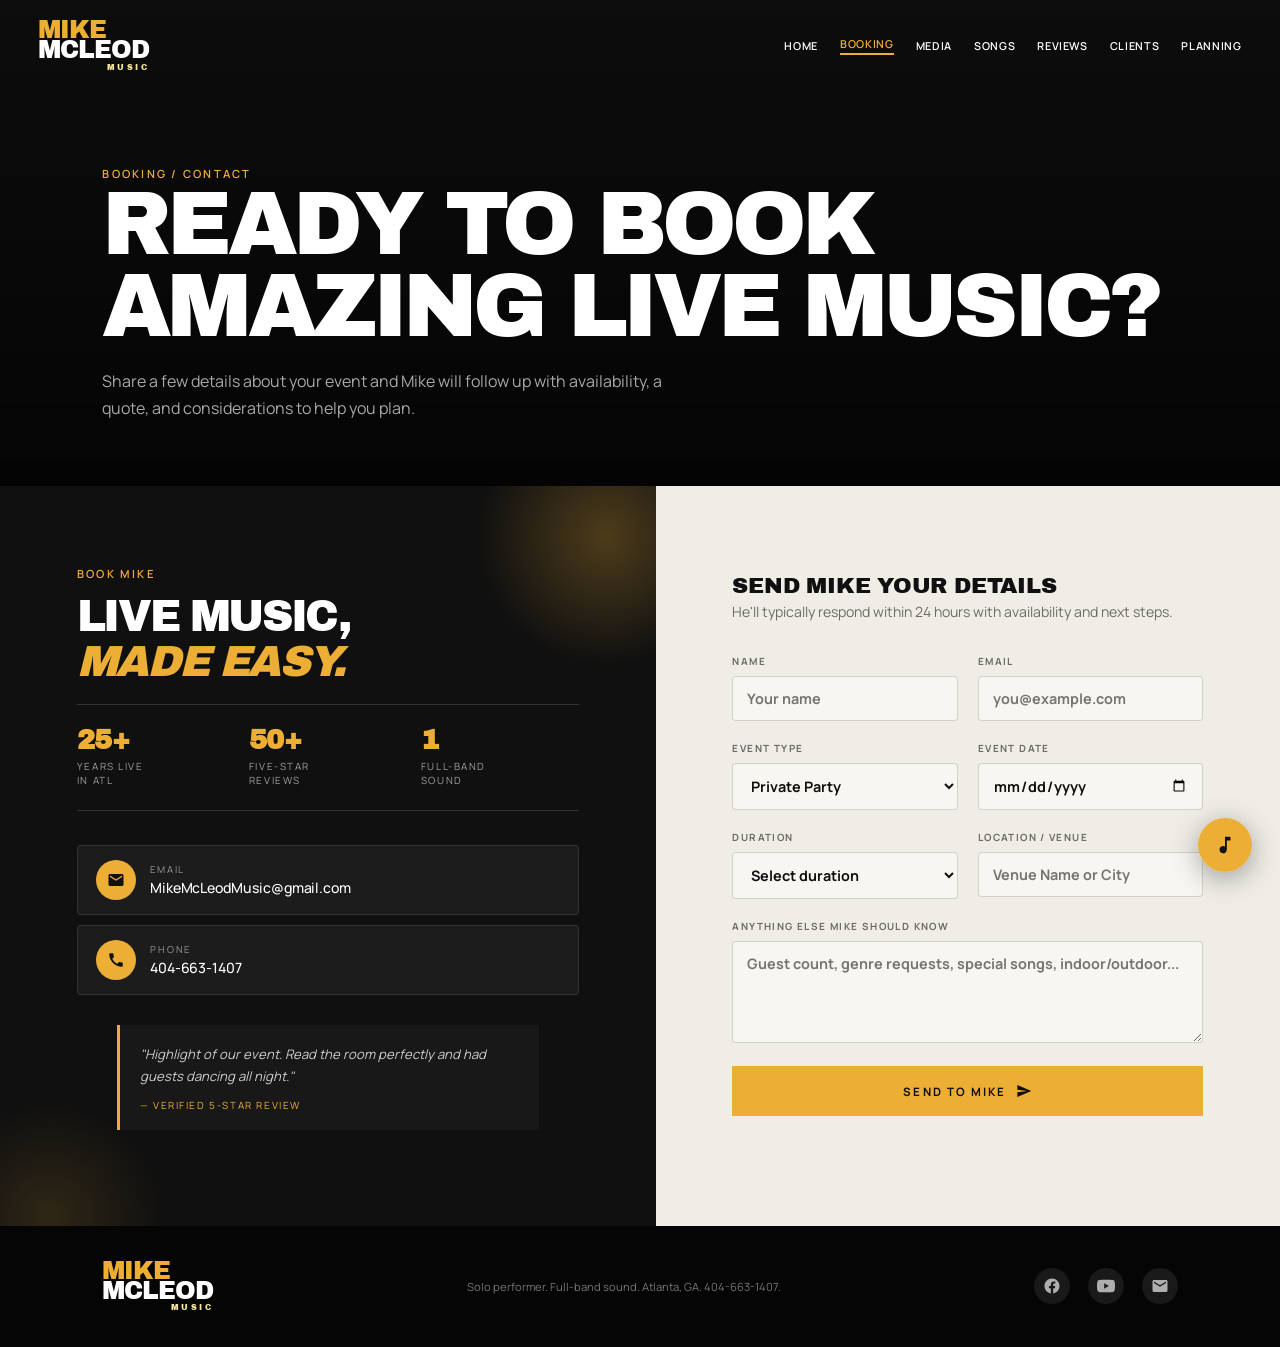
<file: booking.html>
<!DOCTYPE html>
<html lang="en">
<head>
  <meta charset="UTF-8">
  <meta name="viewport" content="width=device-width, initial-scale=1.0">
  <meta name="theme-color" content="#101010">
  <link rel="icon" type="image/svg+xml" href="favicon.svg">

  <!-- Primary Meta -->
  <title>Book Mike McLeod Music | Atlanta Event Musician</title>
  <meta name="description" content="Book Mike McLeod for your Atlanta wedding, corporate event, or private party. Contact directly at MikeMcLeodMusic@gmail.com or call 404-663-1407 to check availability.">
  <meta name="robots" content="index, follow">
  <meta name="author" content="Mike McLeod">
  <link rel="canonical" href="https://mikemcleodmusic.com/booking/">

  <!-- Geo -->
  <meta name="geo.region" content="US-GA">
  <meta name="geo.placename" content="Atlanta, Georgia">

  <!-- Open Graph -->
  <meta property="og:type" content="website">
  <meta property="og:site_name" content="Mike McLeod Music">
  <meta property="og:locale" content="en_US">
  <meta property="og:url" content="https://mikemcleodmusic.com/booking/">
  <meta property="og:title" content="Book Mike McLeod Music | Atlanta Event Musician">
  <meta property="og:description" content="Book live music for your Atlanta wedding, corporate event, or private party. Solo performer with a full-band sound. Call 404-663-1407 to check availability.">
  <meta property="og:image" content="https://mikemcleodmusic.com/wp-content/uploads/2023/11/main.jpg">
  <meta property="og:image:width" content="1200">
  <meta property="og:image:height" content="800">
  <meta property="og:image:alt" content="Mike McLeod performing live at an Atlanta event">

  <!-- Twitter Card -->
  <meta name="twitter:card" content="summary_large_image">
  <meta name="twitter:title" content="Book Mike McLeod Music | Atlanta Event Musician">
  <meta name="twitter:description" content="Book live music for your Atlanta wedding, corporate event, or private party. Call 404-663-1407 to check availability.">
  <meta name="twitter:image" content="https://mikemcleodmusic.com/wp-content/uploads/2023/11/main.jpg">

  <!-- JSON-LD -->
  <script type="application/ld+json">
  {
    "@context": "https://schema.org",
    "@type": "LocalBusiness",
    "name": "Mike McLeod Music",
    "url": "https://mikemcleodmusic.com",
    "image": "https://mikemcleodmusic.com/wp-content/uploads/2023/11/main.jpg",
    "description": "Professional solo live event musician available for Atlanta weddings, corporate events, private parties, and venue performances.",
    "telephone": "+14046631407",
    "email": "MikeMcLeodMusic@gmail.com",
    "address": {
      "@type": "PostalAddress",
      "addressLocality": "Atlanta",
      "addressRegion": "GA",
      "addressCountry": "US"
    },
    "areaServed": {
      "@type": "State",
      "name": "Georgia"
    },
    "contactPoint": {
      "@type": "ContactPoint",
      "telephone": "+14046631407",
      "email": "MikeMcLeodMusic@gmail.com",
      "contactType": "booking",
      "areaServed": "US",
      "availableLanguage": "English"
    },
    "priceRange": "$$",
    "sameAs": [
      "https://www.facebook.com/MikeMcLeodMusic",
      "https://www.youtube.com/@MikeMcLeodMusic"
    ]
  }
  </script>
  <link rel="preconnect" href="https://fonts.googleapis.com">
  <link rel="preconnect" href="https://fonts.gstatic.com" crossorigin>
  <link href="https://fonts.googleapis.com/css2?family=Archivo+Black&family=Manrope:wght@400;500;600;700&display=swap" rel="stylesheet">
  <link rel="stylesheet" href="styles.css">
  <style>
    /* Booking page redesign */
    .booking.creative { display: grid; grid-template-columns: 1.05fr 1fr; gap: 0; padding: 0; background: var(--cream); overflow: hidden; }
    .bk-left { position: relative; background: var(--ink); color: white; padding: 80px 6vw 80px; overflow: hidden; }
    .bk-left::before { content: ''; position: absolute; top: -80px; right: -80px; width: 260px; height: 260px; border-radius: 50%; background: radial-gradient(circle, rgba(237,174,54,.28), transparent 70%); pointer-events: none; }
    .bk-left::after { content: ''; position: absolute; bottom: -100px; left: -60px; width: 220px; height: 220px; border-radius: 50%; background: radial-gradient(circle, rgba(237,174,54,.14), transparent 72%); pointer-events: none; }
    .bk-left-inner { position: relative; z-index: 1; }
    .bk-left .eyebrow { color: var(--rust); margin: 0; }
    .bk-left h2 { color: white; font-size: clamp(2rem, 3.4vw, 3rem); margin: 14px 0 20px; line-height: 1.02; }
    .bk-left h2 em { font-style: italic; color: var(--rust); font-weight: 400; }
    .bk-lead { color: rgba(255,255,255,.7); font-size: .95rem; line-height: 1.75; margin: 0 0 32px; max-width: 420px; }

    .bk-stats { display: grid; grid-template-columns: repeat(3, 1fr); gap: 14px; margin-bottom: 34px; padding: 22px 0; border-top: 1px solid rgba(255,255,255,.14); border-bottom: 1px solid rgba(255,255,255,.14); }
    .bk-stat { text-align: left; }
    .bk-stat strong { display: block; font-family: "Archivo Black", sans-serif; font-size: 1.7rem; color: var(--rust); letter-spacing: -.02em; line-height: 1; }
    .bk-stat span { display: block; margin-top: 6px; font-size: .62rem; letter-spacing: .16em; text-transform: uppercase; color: rgba(255,255,255,.6); line-height: 1.4; }

    .bk-contact { display: flex; flex-direction: column; gap: 10px; margin-bottom: 30px; }
    .bk-card { display: flex; align-items: center; gap: 14px; padding: 14px 18px; background: rgba(255,255,255,.05); border: 1px solid rgba(255,255,255,.1); color: white; text-decoration: none; transition: background .2s, border-color .2s, transform .2s; border-radius: 4px; }
    .bk-card:hover { background: rgba(237,174,54,.12); border-color: var(--rust); transform: translateX(4px); }
    .bk-icon { flex: 0 0 40px; width: 40px; height: 40px; display: flex; align-items: center; justify-content: center; background: var(--rust); color: var(--ink); border-radius: 50%; }
    .bk-icon svg { width: 18px; height: 18px; fill: currentColor; }
    .bk-card-meta { display: flex; flex-direction: column; gap: 2px; min-width: 0; }
    .bk-card-meta span { font-size: .6rem; letter-spacing: .2em; text-transform: uppercase; color: rgba(255,255,255,.55); }
    .bk-card-meta strong { font-size: .88rem; font-weight: 500; color: white; letter-spacing: -.005em; word-break: break-all; }

    .bk-quote { padding: 18px 20px; border-left: 3px solid var(--rust); background: rgba(255,255,255,.03); }
    .bk-quote p { margin: 0; font-style: italic; font-size: .82rem; color: rgba(255,255,255,.78); line-height: 1.7; }
    .bk-quote cite { display: block; margin-top: 10px; font-style: normal; font-size: .62rem; letter-spacing: .16em; text-transform: uppercase; color: var(--rust); }

    .bk-right { padding: 80px 6vw; display: flex; flex-direction: column; justify-content: center; }
    .bk-right-title { margin: 0 0 4px; font-size: 1.4rem; letter-spacing: -.01em; }
    .bk-right-sub { margin: 0 0 30px; color: var(--muted); font-size: .88rem; line-height: 1.7; }
    .bk-right form { display: grid; grid-template-columns: 1fr 1fr; gap: 20px; }
    .bk-right label { display: block; color: var(--muted); font-size: .62rem; letter-spacing: .14em; text-transform: uppercase; font-weight: 700; }
    .bk-right input, .bk-right select, .bk-right textarea { width: 100%; margin-top: 8px; padding: 12px 14px; border: 1px solid var(--line); border-radius: 4px; background: var(--paper); color: var(--ink); font-size: .9rem; transition: border-color .2s, box-shadow .2s, background .2s; }
    .bk-right input:focus, .bk-right select:focus, .bk-right textarea:focus { outline: none; border-color: var(--rust); background: white; box-shadow: 0 0 0 3px rgba(237,174,54,.14); }
    .bk-right textarea { resize: vertical; }
    .bk-right .full { grid-column: 1 / -1; }
    .bk-right .button.primary { padding: 16px 28px; font-size: .72rem; letter-spacing: .18em; display: inline-flex; align-items: center; justify-content: center; gap: 10px; transition: transform .15s, box-shadow .2s; }
    .bk-right .button.primary:hover { transform: translateY(-2px); box-shadow: 0 8px 24px rgba(237,174,54,.35); }
    .bk-right .button.primary svg { width: 16px; height: 16px; fill: currentColor; }
    .bk-form-note { grid-column: 1 / -1; margin: 0; color: var(--muted); font-size: .72rem; text-align: center; }

    @media (max-width: 900px) {
      .booking.creative { grid-template-columns: 1fr; }
      .bk-left { padding: 60px 22px; }
      .bk-right { padding: 55px 22px; }
      .bk-right form { grid-template-columns: 1fr; gap: 16px; }
      .bk-stats { gap: 10px; }
      .bk-stat strong { font-size: 1.4rem; }
    }
  </style>
</head>
<body>
  <header class="site-header">
    <a class="logo" href="index.html"><span>Mike</span> McLeod<small>Music</small></a>
    <button class="menu-button" type="button" aria-label="Open menu" aria-expanded="false">
      <span></span><span></span><span></span>
    </button>
    <nav>
      <a href="index.html">Home</a>
      <a href="booking.html" class="active">Booking</a>
      <a href="media.html">Media</a>
      <a href="songs.html">Songs</a>
      <a href="reviews.html">Reviews</a>
      <a href="clients.html">Clients</a>
      <a href="planning-guide.html">Planning</a>
    </nav>
  </header>

  <main>
    <div class="page-hero" style="background-image: linear-gradient(to bottom, rgba(0,0,0,0.2) 0%, rgba(0,0,0,0.75) 100%), url('https://mikemcleodmusic.com/wp-content/uploads/2023/11/main.jpg'); background-size: cover; background-position: center 20%;">
      <p class="eyebrow">Booking / Contact</p>
      <h1>Ready to book amazing live music?</h1>
      <p>Share a few details about your event and Mike will follow up with availability, a quote, and considerations to help you plan.</p>
    </div>

    <section class="booking creative" id="booking">
      <div class="bk-left">
        <div class="bk-left-inner">
          <p class="eyebrow">Book Mike</p>
          <h2>Live music,<br><em>made easy.</em></h2>

          <div class="bk-stats">
            <div class="bk-stat">
              <strong>25+</strong>
              <span>Years Live<br>in ATL</span>
            </div>
            <div class="bk-stat">
              <strong>50+</strong>
              <span>Five-Star<br>Reviews</span>
            </div>
            <div class="bk-stat">
              <strong>1</strong>
              <span>Full-Band<br>Sound</span>
            </div>
          </div>

          <div class="bk-contact">
            <a class="bk-card" href="mailto:MikeMcLeodMusic@gmail.com">
              <span class="bk-icon">
                <svg viewBox="0 0 24 24" xmlns="http://www.w3.org/2000/svg"><path d="M20 4H4c-1.1 0-2 .9-2 2v12c0 1.1.9 2 2 2h16c1.1 0 2-.9 2-2V6c0-1.1-.9-2-2-2zm0 4-8 5-8-5V6l8 5 8-5v2z"/></svg>
              </span>
              <span class="bk-card-meta">
                <span>Email</span>
                <strong>MikeMcLeodMusic@gmail.com</strong>
              </span>
            </a>
            <a class="bk-card" href="tel:4046631407">
              <span class="bk-icon">
                <svg viewBox="0 0 24 24" xmlns="http://www.w3.org/2000/svg"><path d="M20.01 15.38c-1.23 0-2.42-.2-3.53-.56a.977.977 0 0 0-1.01.24l-1.57 1.97c-2.83-1.35-5.48-3.9-6.89-6.83l1.95-1.66c.27-.28.35-.67.24-1.02-.37-1.11-.56-2.3-.56-3.53 0-.54-.45-.99-.99-.99H4.19C3.65 3 3 3.24 3 3.99 3 13.28 10.73 21 20.01 21c.71 0 .99-.63.99-1.18v-3.45c0-.54-.45-.99-.99-.99z"/></svg>
              </span>
              <span class="bk-card-meta">
                <span>Phone</span>
                <strong>404-663-1407</strong>
              </span>
            </a>
          </div>

          <blockquote class="bk-quote">
            <p>"Highlight of our event. Read the room perfectly and had guests dancing all night."</p>
            <cite>— Verified 5-star review</cite>
          </blockquote>
        </div>
      </div>

      <div class="bk-right">
        <h2 class="bk-right-title">Send Mike your details</h2>
        <p class="bk-right-sub">He'll typically respond within 24 hours with availability and next steps.</p>
        <form>
          <label>Name<input required type="text" placeholder="Your name"></label>
          <label>Email<input required type="email" placeholder="you@example.com"></label>
          <label>Event type<select><option>Private Party</option><option>Neighborhood / Community Event</option><option>Corporate / Non-Profit</option><option>Wedding</option><option>Rehearsal Dinner</option><option>Concert</option><option>Other</option></select></label>
          <label>Event date<input type="date"></label>
          <label>Duration<select><option value="">Select duration</option><option>1 hour</option><option>2 hours</option><option>3 hours</option><option>4 hours</option><option>5 hours</option><option>6+ hours</option></select></label>
          <label>Location / Venue<input type="text" placeholder="Venue Name or City"></label>
          <label class="full">Anything else Mike should know<textarea rows="4" placeholder="Guest count, genre requests, special songs, indoor/outdoor..."></textarea></label>
          <button class="button primary full" type="submit">
            Send to Mike
            <svg viewBox="0 0 24 24" xmlns="http://www.w3.org/2000/svg"><path d="M2.01 21 23 12 2.01 3 2 10l15 2-15 2z"/></svg>
          </button>
          <p class="form-message full" aria-live="polite"></p>
        </form>
      </div>
    </section>
  </main>

  <footer>
    <a class="logo" href="index.html"><span>Mike</span> McLeod<small>Music</small></a>
    <p>Solo performer. Full-band sound. Atlanta, GA. 404-663-1407.</p>
    <div class="footer-social">
      <a href="http://facebook.com/MikeMcLeodMusic" target="_blank" rel="noopener noreferrer" aria-label="Facebook">
        <svg viewBox="0 0 24 24" xmlns="http://www.w3.org/2000/svg"><path d="M22 12c0-5.523-4.477-10-10-10S2 6.477 2 12c0 4.991 3.657 9.128 8.438 9.878V14.89h-2.54V12h2.54V9.797c0-2.506 1.492-3.89 3.777-3.89 1.094 0 2.238.195 2.238.195v2.46h-1.26c-1.243 0-1.63.771-1.63 1.562V12h2.773l-.443 2.89h-2.33v6.988C18.343 21.128 22 16.991 22 12z"/></svg>
      </a>
      <a href="http://www.youtube.com/@MikeMcLeodMusic" target="_blank" rel="noopener noreferrer" aria-label="YouTube">
        <svg viewBox="0 0 24 24" xmlns="http://www.w3.org/2000/svg"><path d="M23.498 6.186a3.016 3.016 0 0 0-2.122-2.136C19.505 3.545 12 3.545 12 3.545s-7.505 0-9.377.505A3.017 3.017 0 0 0 .502 6.186C0 8.07 0 12 0 12s0 3.93.502 5.814a3.016 3.016 0 0 0 2.122 2.136c1.871.505 9.376.505 9.376.505s7.505 0 9.377-.505a3.015 3.015 0 0 0 2.122-2.136C24 15.93 24 12 24 12s0-3.93-.502-5.814zM9.545 15.568V8.432L15.818 12l-6.273 3.568z"/></svg>
      </a>
      <a href="mailto:MikeMcLeodMusic@gmail.com" aria-label="Email">
        <svg viewBox="0 0 24 24" xmlns="http://www.w3.org/2000/svg"><path d="M20 4H4c-1.1 0-2 .9-2 2v12c0 1.1.9 2 2 2h16c1.1 0 2-.9 2-2V6c0-1.1-.9-2-2-2zm0 4-8 5-8-5V6l8 5 8-5v2z"/></svg>
      </a>
    </div>
  </footer>
  <script src="script.js"></script>
</body>
</html>
</file>
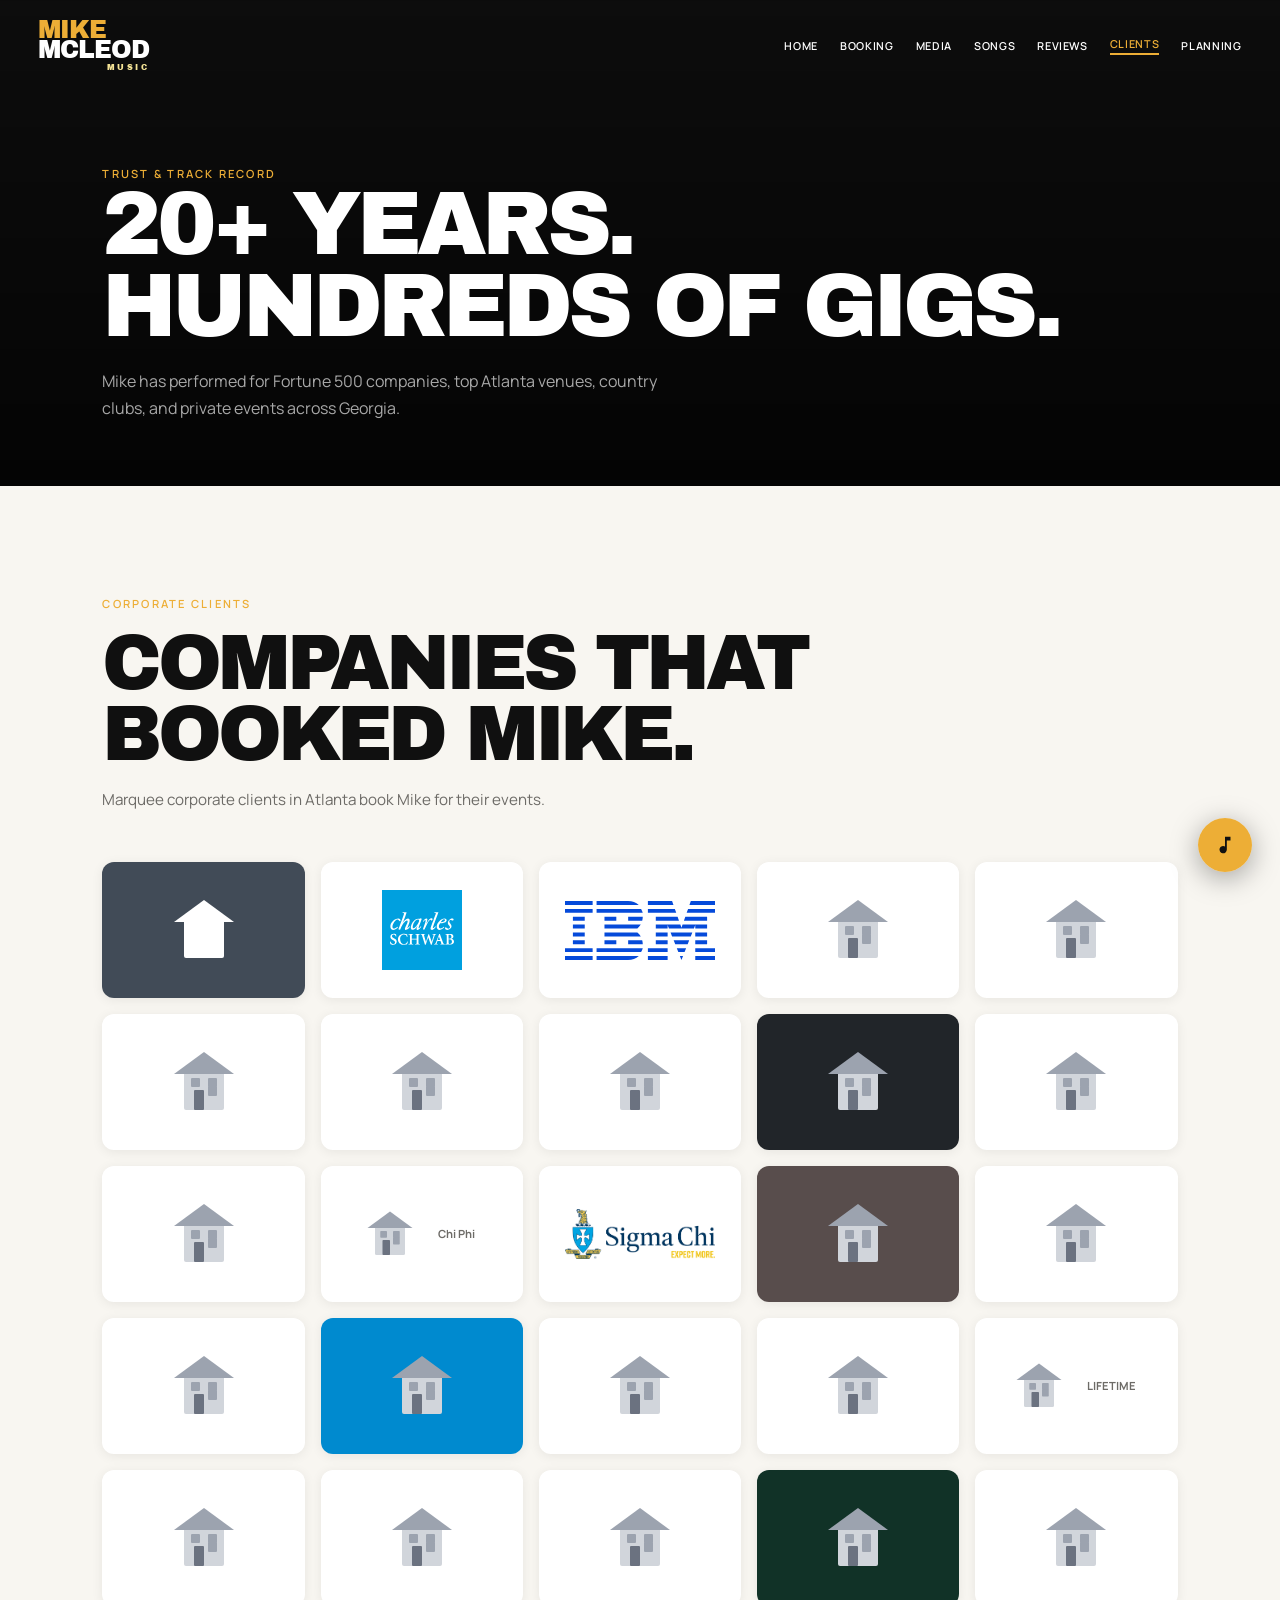
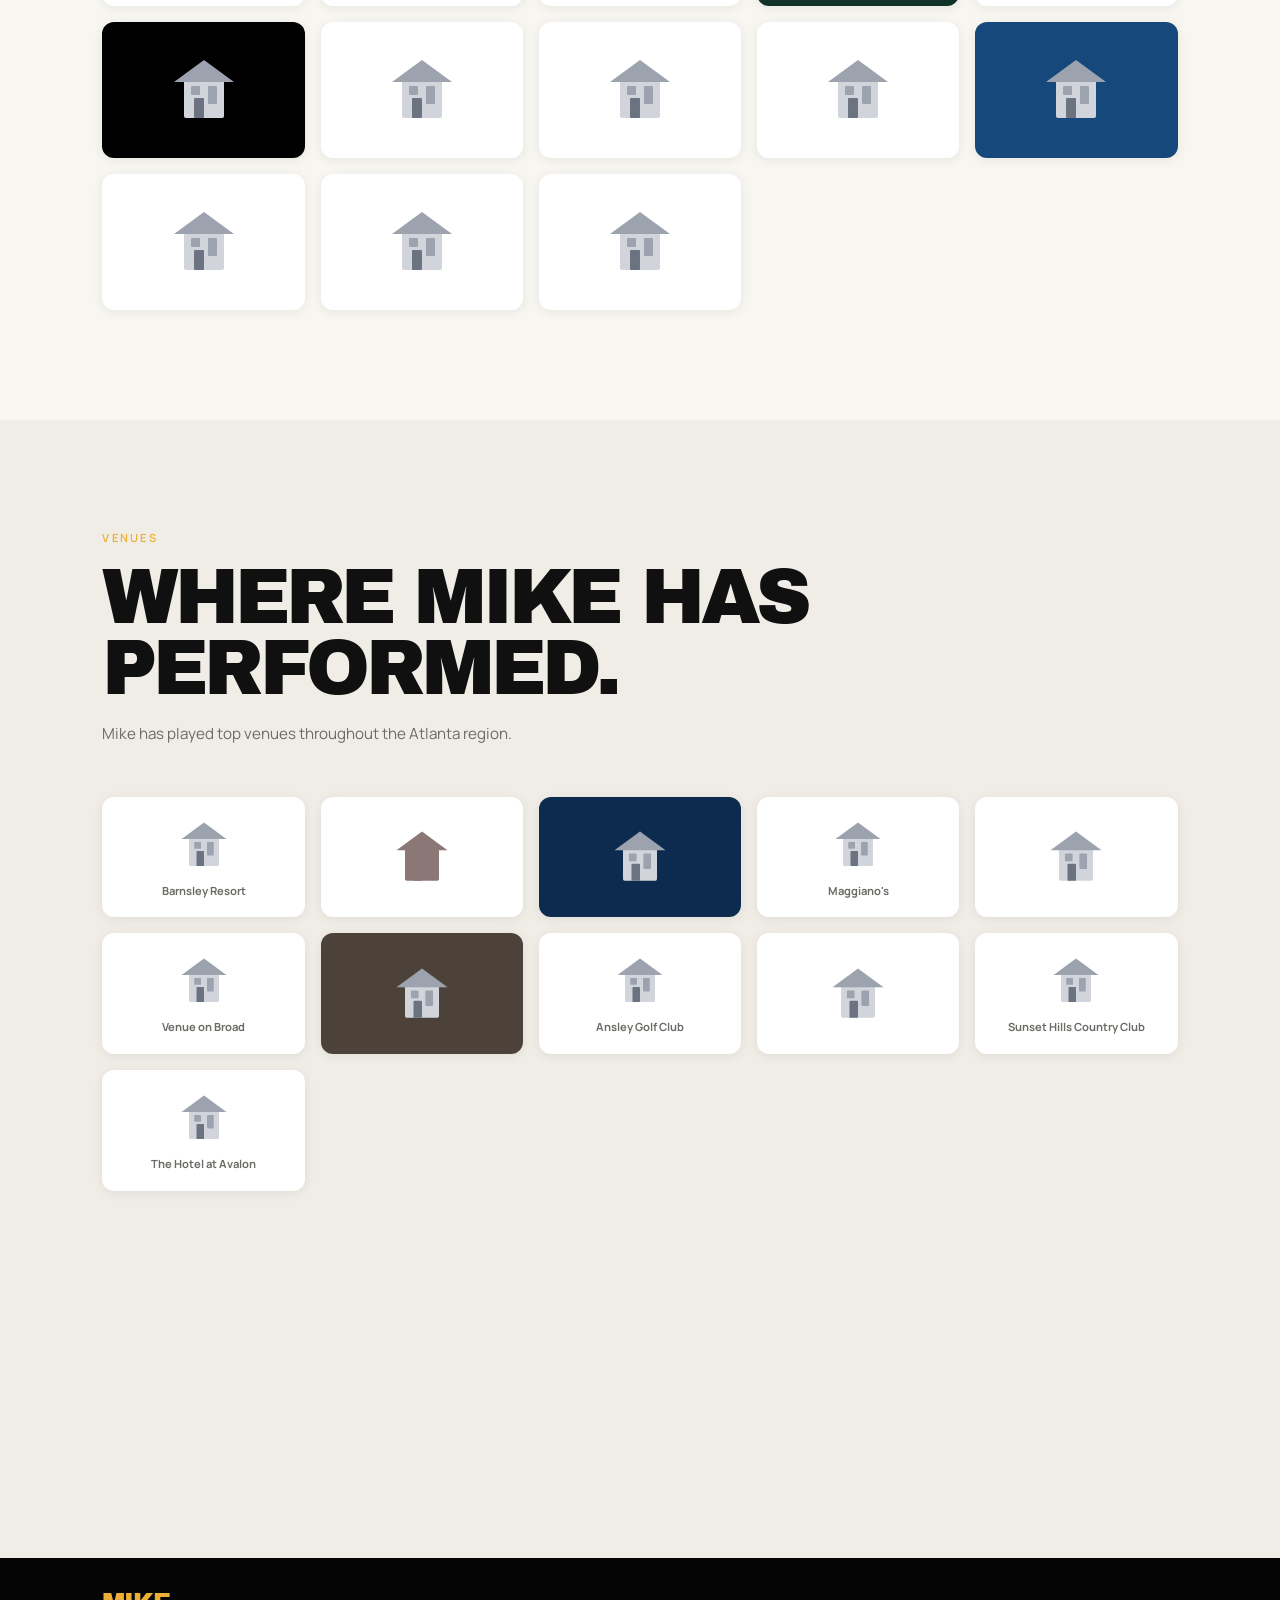
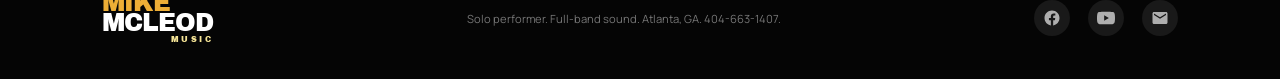
<file: clients.html>
<!DOCTYPE html>
<html lang="en">
<head>
  <meta charset="UTF-8">
  <meta name="viewport" content="width=device-width, initial-scale=1.0">
  <meta name="theme-color" content="#101010">
  <link rel="icon" type="image/svg+xml" href="favicon.svg">

  <!-- Primary Meta -->
  <title>Mike McLeod Music | Clients & Track Record</title>
  <meta name="description" content="Mike McLeod has performed for Fortune 500 companies including Schwab, IBM, Siemens, RBC — plus premier Atlanta venues like Chateau Elan, Lanier Islands, Ansley Golf Club, and The Whitley. 25+ years live in ATL.">
  <meta name="keywords" content="Atlanta corporate musician, Atlanta wedding musician, Chateau Elan music, Ansley Golf Club performer, Fortune 500 event music, corporate event Atlanta, Buckhead musician, Roswell live music">
  <meta name="robots" content="index, follow">
  <meta name="author" content="Mike McLeod">
  <link rel="canonical" href="https://mikemcleodmusic.com/clients/">

  <!-- Geo -->
  <meta name="geo.region" content="US-GA">
  <meta name="geo.placename" content="Atlanta, Georgia">

  <!-- Open Graph -->
  <meta property="og:type" content="website">
  <meta property="og:site_name" content="Mike McLeod Music">
  <meta property="og:locale" content="en_US">
  <meta property="og:url" content="https://mikemcleodmusic.com/clients/">
  <meta property="og:title" content="Mike McLeod Music | Clients & Track Record">
  <meta property="og:description" content="Fortune 500 corporate clients, premier Atlanta venues, country clubs, and 20+ years of live event experience across Georgia.">
  <meta property="og:image" content="https://mikemcleodmusic.com/wp-content/uploads/2023/11/Bold-Monk-Brewery-scaled.jpg">
  <meta property="og:image:width" content="1200">
  <meta property="og:image:height" content="800">
  <meta property="og:image:alt" content="Mike McLeod performing at Bold Monk Brewery in Atlanta">

  <!-- Twitter Card -->
  <meta name="twitter:card" content="summary_large_image">
  <meta name="twitter:title" content="Mike McLeod Music | Clients & Track Record">
  <meta name="twitter:description" content="Fortune 500 clients, premier Atlanta venues, country clubs, and 20+ years of live event experience across Georgia.">
  <meta name="twitter:image" content="https://mikemcleodmusic.com/wp-content/uploads/2023/11/Bold-Monk-Brewery-scaled.jpg">

  <!-- JSON-LD -->
  <script type="application/ld+json">
  {
    "@context": "https://schema.org",
    "@type": "MusicGroup",
    "name": "Mike McLeod Music",
    "url": "https://mikemcleodmusic.com",
    "image": "https://mikemcleodmusic.com/wp-content/uploads/2023/11/Bold-Monk-Brewery-scaled.jpg",
    "description": "Professional live event musician with 20+ years of experience performing for Fortune 500 companies, country clubs, and premier event venues across Atlanta and Georgia.",
    "telephone": "+14046631407",
    "email": "MikeMcLeodMusic@gmail.com",
    "address": {
      "@type": "PostalAddress",
      "addressLocality": "Atlanta",
      "addressRegion": "GA",
      "addressCountry": "US"
    },
    "sameAs": [
      "https://www.facebook.com/MikeMcLeodMusic",
      "https://www.youtube.com/@MikeMcLeodMusic"
    ],
    "hasCredential": [
      { "@type": "EducationalOccupationalCredential", "name": "20+ Years Professional Live Performance" },
      { "@type": "EducationalOccupationalCredential", "name": "Fortune 500 Corporate Event Experience" }
    ]
  }
  </script>
  <script type="application/ld+json">
  {
    "@context": "https://schema.org",
    "@type": "BreadcrumbList",
    "itemListElement": [
      { "@type": "ListItem", "position": 1, "name": "Home", "item": "https://mikemcleodmusic.com/" },
      { "@type": "ListItem", "position": 2, "name": "Clients", "item": "https://mikemcleodmusic.com/clients/" }
    ]
  }
  </script>
  <link rel="preconnect" href="https://fonts.googleapis.com">
  <link rel="preconnect" href="https://fonts.gstatic.com" crossorigin>
  <link href="https://fonts.googleapis.com/css2?family=Archivo+Black&family=Manrope:wght@400;500;600;700&display=swap" rel="stylesheet">
  <link rel="stylesheet" href="styles.css">
</head>
<body>
  <header class="site-header">
    <a class="logo" href="index.html"><span>Mike</span> McLeod<small>Music</small></a>
    <button class="menu-button" type="button" aria-label="Open menu" aria-expanded="false">
      <span></span><span></span><span></span>
    </button>
    <nav>
      <a href="index.html">Home</a>
      <a href="booking.html">Booking</a>
      <a href="media.html">Media</a>
      <a href="songs.html">Songs</a>
      <a href="reviews.html">Reviews</a>
      <a href="clients.html" class="active">Clients</a>
      <a href="planning-guide.html">Planning</a>
    </nav>
  </header>

  <main>
    <div class="page-hero" style="background-image: linear-gradient(to bottom, rgba(0,0,0,0.2) 0%, rgba(0,0,0,0.75) 100%), url('https://mikemcleodmusic.com/wp-content/uploads/2023/11/Bold-Monk-Brewery-scaled.jpg'); background-size: cover; background-position: center 35%;">
      <p class="eyebrow">Trust &amp; track record</p>
      <h1>20+ years. Hundreds of gigs.</h1>
      <p>Mike has performed for Fortune 500 companies, top Atlanta venues, country clubs, and private events across Georgia.</p>
    </div>

    <!-- Client Logos -->
    <section class="creds-logos section">
      <p class="eyebrow">Corporate clients</p>
      <h2>Companies that booked Mike.</h2>
      <p class="creds-intro">Marquee corporate clients in Atlanta book Mike for their events.</p>
      <div class="logo-grid">
        <a class="logo-cell" href="https://www.siemens.com/en-us/" target="_blank" rel="noopener noreferrer" aria-label="Siemens logo" style="background:#414b57;">
          <img src="https://upload.wikimedia.org/wikipedia/commons/5/5f/Siemens-logo.svg" alt="Siemens" style="filter:brightness(0) invert(1);" onerror="this.src='logos/fallback-building.svg'">
        </a>
        <a class="logo-cell" href="https://www.schwab.com" target="_blank" rel="noopener noreferrer">
          <img src="logos/schwab.svg" alt="Charles Schwab" onerror="this.src='logos/fallback-building.svg'">
        </a>
        <a class="logo-cell" href="https://www.ibm.com" target="_blank" rel="noopener noreferrer">
          <img src="logos/ibm.svg" alt="IBM" onerror="this.src='logos/fallback-building.svg'">
        </a>
        <a class="logo-cell" href="https://www.rbc.com" target="_blank" rel="noopener noreferrer">
          <img src="https://www.rbc.com/dvl/v1.0/assets/images/logos/rbc-logo-shield.svg" alt="RBC Royal Bank" onerror="this.src='logos/fallback-building.svg'">
        </a>
        <a class="logo-cell" href="https://mocaga.org" target="_blank" rel="noopener noreferrer">
          <img src="https://icon.horse/icon/mocaga.org" alt="MOCA GA - ATL" onerror="this.src='logos/fallback-building.svg'">
        </a>
        <a class="logo-cell" href="http://www.ewmga.com" target="_blank" rel="noopener noreferrer">
          <img src="http://www.ewmga.com/MGA%20Logo.pdf.jpg" alt="Eagle Watch Golf Club" onerror="this.src='logos/fallback-building.svg'">
        </a>
        <a class="logo-cell" href="https://www.panaprint.com" target="_blank" rel="noopener noreferrer">
          <img src="https://panaprint.com/uploads/1/5/9/1/15913260/published/panaprint-web.png?1632496161" alt="Panaprint" onerror="this.src='logos/fallback-building.svg'">
        </a>
        <a class="logo-cell" href="https://www.redbaron.com" target="_blank" rel="noopener noreferrer">
          <img src="https://www.redbaron.com/cdn/shop/files/img-logo-red-baron.png?v=1718758743&width=600" alt="Red Baron Pizza" onerror="this.src='logos/fallback-building.svg'">
        </a>
        <a class="logo-cell" href="https://www.southwire.com" target="_blank" rel="noopener noreferrer" style="background:#212529;">
          <img src="https://www.southwire.com/medias/2601-SW-Header-Footer-Logo-White-edit-Skewwed.png?context=[base64]" alt="Southwire" onerror="this.src='logos/fallback-building.svg'">
        </a>
        <a class="logo-cell" href="https://www.boldmonkbrewingco.com" target="_blank" rel="noopener noreferrer">
          <img src="https://www.google.com/s2/favicons?domain=boldmonkbrewingco.com&sz=128" alt="Bold Monk Brewing" onerror="this.src='logos/fallback-building.svg'">
        </a>
        <a class="logo-cell" href="https://gyrocitygrill.com" target="_blank" rel="noopener noreferrer">
          <img src="https://static.spotapps.co/website_images/ab_websites/534205_website_v1/logo_new.png" alt="Gyro City Grill" onerror="this.src='logos/fallback-building.svg'">
        </a>
        <a class="logo-cell" href="https://chiphi.org" target="_blank" rel="noopener noreferrer" style="gap:10px;">
          <img src="https://icon.horse/icon/chiphi.org" alt="Chi Phi Fraternity" style="max-width:60px;" onerror="this.src='logos/fallback-building.svg'">
          <span>Chi Phi</span>
        </a>
        <a class="logo-cell" href="https://sigmachi.org" target="_blank" rel="noopener noreferrer">
          <img src="logos/sigma-chi.png" alt="Sigma Chi Fraternity" onerror="this.src='logos/fallback-building.svg'">
        </a>
        <a class="logo-cell" href="https://www.cartessaaesthetics.com" target="_blank" rel="noopener noreferrer" style="background:rgb(51 37 37 / 81%);">
          <img src="https://www.cartessaaesthetics.com/hs-fs/hubfs/Cartessa-PNG-white-logo.png?width=600&amp;height=114&amp;name=Cartessa-PNG-white-logo.png" alt="Cartessa Aesthetics" onerror="this.src='logos/fallback-building.svg'">
        </a>
        <a class="logo-cell" href="https://t-drill.com" target="_blank" rel="noopener noreferrer">
          <img src="https://t-drill.com/wp-content/uploads/2025/02/T-Drill-Logo.png" alt="T-Drill Industries" onerror="this.src='logos/fallback-building.svg'">
        </a>
        <a class="logo-cell" href="https://www.privatemoneyclub.com" target="_blank" rel="noopener noreferrer">
          <img src="https://images.leadconnectorhq.com/image/f_webp/q_80/r_1200/u_https://assets.cdn.filesafe.space/8ATu6BJQjTt7olg8G21l/media/683dcb51279297b2ab79fa2b.png" alt="Private Money Club" onerror="this.src='logos/fallback-building.svg'">
        </a>
        <a class="logo-cell" href="https://www.holyinnocents.org" target="_blank" rel="noopener noreferrer" style="background:#008acf;">
          <img src="https://cdn.monkplatform.com/image/[base64]/sideways-logo-02.png?fm=webp" alt="Holy Innocents Episcopal School" onerror="this.src='logos/fallback-building.svg'">
        </a>
        <a class="logo-cell" href="https://www.ncoil.org" target="_blank" rel="noopener noreferrer">
          <img src="https://www.google.com/s2/favicons?domain=ncoil.org&sz=128" alt="National Council of Insurance Legislators" onerror="this.src='logos/fallback-building.svg'">
        </a>
        <a class="logo-cell" href="https://www.chambleega.com" target="_blank" rel="noopener noreferrer">
          <img src="https://www.chambleega.com/_assets_/images/logo.png" alt="City of Chamblee" onerror="this.src='logos/fallback-building.svg'">
        </a>
        <a class="logo-cell" href="https://www.lifetime.life" target="_blank" rel="noopener noreferrer" style="gap:10px;">
          <img src="https://icon.horse/icon/lifetime.life" alt="Life Time Fitness" style="max-width:60px;" onerror="this.src='logos/fallback-building.svg'">
          <span>LIFETIME</span>
        </a>
        <a class="logo-cell" href="https://dhec.com" target="_blank" rel="noopener noreferrer">
          <img src="https://dhec.com/wp-content/uploads/2021/12/Elliot-logo-large-800.jpg" alt="Davis H. Elliot Company" onerror="this.src='logos/fallback-building.svg'">
        </a>
        <a class="logo-cell" href="https://vet.uga.edu/" target="_blank" rel="noopener noreferrer">
          <img src="https://vet.uga.edu/wp-content/uploads/2022/10/VetMed_LOGO-300.svg" alt="UGA College of Veterinary Medicine" onerror="this.src='logos/fallback-building.svg'">
        </a>
        <a class="logo-cell" href="https://www.kustomer.com" target="_blank" rel="noopener noreferrer">
          <img src="https://www.kustomer.com/images/kustomer/kustomer-logo_FINAL.png" alt="Kustomer" onerror="this.src='logos/fallback-building.svg'">
        </a>
        <a class="logo-cell" href="https://www.barclayhouse.com" target="_blank" rel="noopener noreferrer" style="background:rgb(17,50,39);">
          <img src="https://media.mybnbwebsite.com/10918/250x45_barclay_house_bb_logopng.png" alt="Barclay House Bed and Breakfast" onerror="this.src='logos/fallback-building.svg'">
        </a>
        <a class="logo-cell" href="https://www.guardianpharmacy.com" target="_blank" rel="noopener noreferrer">
          <img src="https://guardianpharmacy.com/wp-content/uploads/2021/04/corp-logo.png" alt="Guardian Pharmacy" onerror="this.src='logos/fallback-building.svg'">
        </a>
        <a class="logo-cell" href="https://sc24.supercomputing.org" target="_blank" rel="noopener noreferrer" style="background:rgb(0,0,0);">
          <img src="https://sc24.supercomputing.org/wp-content/uploads/2023/07/sc24_logo_head_rec3.svg" alt="SuperComputing 2024" onerror="this.src='logos/fallback-building.svg'">
        </a>
        <a class="logo-cell" href="https://www.safeplumbing.org" target="_blank" rel="noopener noreferrer">
          <img src="https://www.safeplumbing.org/files/safeplumbing.org/images/masthead/PMI_logo_rgb.png" alt="Plumbing Manufacturers International" onerror="this.src='logos/fallback-building.svg'">
        </a>
        <a class="logo-cell" href="https://www.nourgroup.com" target="_blank" rel="noopener noreferrer">
          <img src="https://static.wixstatic.com/media/10acd2_7877d820fa0b47a7ae677fac27453212~mv2.png/v1/crop/x_0,y_0,w_807,h_410/fill/w_300,h_154,al_c,q_85,usm_0.66_1.00_0.01,enc_avif,quality_auto/david-nour-transparent_edited.png" alt="The Nour Group" onerror="this.src='logos/fallback-building.svg'">
        </a>
        <a class="logo-cell" href="https://www.saviprovisions.com" target="_blank" rel="noopener noreferrer">
          <img src="https://images.getbento.com/accounts/8f2ba4f957e4a05e5affc45f6b98d289/media/images/9820logo2.png" alt="Savi Provisions" onerror="this.src='logos/fallback-building.svg'">
        </a>
        <a class="logo-cell" href="https://www.roswellgov.com" target="_blank" rel="noopener noreferrer" style="background:#16487c;">
          <img src="https://www.roswellgov.com/wp-content/uploads/Roswell-Logo.svg" alt="City of Roswell" onerror="this.src='logos/fallback-building.svg'">
        </a>
        <a class="logo-cell" href="https://www.chipsi.org" target="_blank" rel="noopener noreferrer">
          <img src="https://chipsi.org/wp-content/uploads/2025/07/Chi-Psi-Seal-no-background-BRAND-STANDARD.png" alt="Chi Psi Fraternity" onerror="this.src='logos/fallback-building.svg'">
        </a>
        <a class="logo-cell" href="https://www.roswellhistoricalsociety.org" target="_blank" rel="noopener noreferrer">
          <img src="https://static.wixstatic.com/media/598ba0_1c1d80be17424b2aa96657c40c08fd34~mv2.png/v1/fill/w_680,h_202,al_c,q_85,usm_0.66_1.00_0.01,enc_avif,quality_auto/RHS-logo%202020-01.png" alt="Roswell Historical Society" onerror="this.src='logos/fallback-building.svg'">
        </a>
        <a class="logo-cell" href="https://www.swfllp.com" target="_blank" rel="noopener noreferrer">
          <img src="https://www.swfllp.com/assets/images/swf_logo@2x.png" alt="Schreeder, Wheeler &amp; Flint, LLP" onerror="this.src='logos/fallback-building.svg'">
        </a>
      </div>
    </section>

    <!-- Venue Logos -->
    <section class="creds-logos section" style="background:var(--cream);">
      <p class="eyebrow">Venues</p>
      <h2>Where Mike has performed.</h2>
      <p class="creds-intro">Mike has played top venues throughout the Atlanta region.</p>
      <div class="logo-grid venues">
        <a class="logo-cell" href="https://www.barnsleyresort.com" target="_blank" rel="noopener noreferrer" style="flex-direction:column; gap:8px;">
          <img src="https://icon.horse/icon/barnsleyresort.com" alt="Barnsley Resort" style="max-width:60px;" onerror="this.src='logos/fallback-building.svg'">
          <span>Barnsley Resort</span>
        </a>
        <a class="logo-cell" href="https://www.chateauelan.com" target="_blank" rel="noopener noreferrer">
          <img src="https://chateauelan.com/wp-content/webp-express/webp-images/doc-root/wp-content/uploads/2026/01/Chateau-Elan-Logo_black.png.webp" alt="Chateau Elan" onerror="this.src='logos/fallback-building.svg'" style="filter:brightness(0) invert(1) sepia(1) saturate(8) hue-rotate(290deg) brightness(0.55);">
        </a>
        <a class="logo-cell" href="https://www.lanierislands.com" target="_blank" rel="noopener noreferrer" style="background:#0d2b4e;">
          <img src="https://lanierislands-cdn.zambezimarketing.io/assets/files/1/lanier_islands_blue_stacked_2024_1-2.png" alt="Lanier Islands" onerror="this.src='logos/fallback-building.svg'">
        </a>
        <a class="logo-cell" href="https://www.maggianos.com" target="_blank" rel="noopener noreferrer" style="flex-direction:column; gap:8px;">
          <img src="https://icon.horse/icon/maggianos.com" alt="Maggiano's Little Italy" style="max-width:60px;" onerror="this.src='logos/fallback-building.svg'">
          <span>Maggiano's</span>
        </a>
        <a class="logo-cell" href="https://www.tableandmain.com" target="_blank" rel="noopener noreferrer">
          <img src="https://images.getbento.com/accounts/c3dc3edad9801ecbbfa6962e6580446a/media/images/37699TM_LogoSuite_Main_Color_RGB-04_1.png" alt="Table &amp; Main" onerror="this.src='logos/fallback-building.svg'">
        </a>
        <a class="logo-cell" href="https://www.venueonbroad.com" target="_blank" rel="noopener noreferrer" style="flex-direction:column; gap:8px;">
          <img src="https://www.google.com/s2/favicons?domain=venueonbroad.com&amp;sz=128" alt="Venue on Broad" style="max-width:60px;" onerror="this.src='logos/fallback-building.svg'">
          <span>Venue on Broad</span>
        </a>
        <a class="logo-cell" href="https://www.chastainhorsepark.org" target="_blank" rel="noopener noreferrer" style="background:rgb(77,66,58);">
          <img src="https://static.wixstatic.com/media/26741e_f32a32148b964cfcbf7e03701a1b534b~mv2.png/v1/fill/w_248,h_280,al_c,q_85,usm_0.66_1.00_0.01,enc_avif,quality_auto/26741e_f32a32148b964cfcbf7e03701a1b534b~mv2.png" alt="Chastain Horse Park" onerror="this.src='logos/fallback-building.svg'">
        </a>
        <a class="logo-cell" href="https://www.ansleygc.org" target="_blank" rel="noopener noreferrer" style="flex-direction:column; gap:8px;">
          <img src="https://www.ansleygc.org/getmedia/0298aea6-1fb3-4112-b09a-f4589ddbca5f/Ansley_Green_Logo_vectorized.aspx?width=654&amp;height=865&amp;ext=.png" alt="Ansley Golf Club" style="max-width:60px;" onerror="this.src='logos/fallback-building.svg'">
          <span>Ansley Golf Club</span>
        </a>
        <a class="logo-cell" href="https://www.govclub.com" target="_blank" rel="noopener noreferrer">
          <img src="https://www.google.com/s2/favicons?domain=govclub.com&sz=128" alt="Governors Club" onerror="this.src='logos/fallback-building.svg'">
        </a>
        <a class="logo-cell" href="https://www.sunsethillscc.com" target="_blank" rel="noopener noreferrer" style="flex-direction:column; gap:8px;">
          <img src="https://www.sunsethillscc.com/sitedesign/images-2017/logo.aspx" alt="Sunset Hills Country Club" style="max-width:60px;" onerror="this.src='logos/fallback-building.svg'">
          <span>Sunset Hills Country Club</span>
        </a>
        <a class="logo-cell" href="https://www.thehotelatavalon.com" target="_blank" rel="noopener noreferrer" style="flex-direction:column; gap:8px;">
          <img src="https://icon.horse/icon/thehotelatavalon.com" alt="Hotel at Avalon" style="max-width:60px;" onerror="this.src='logos/fallback-building.svg'">
          <span>The Hotel at Avalon</span>
        </a>
        <a class="logo-cell" href="https://courtlandgrandhotel.com" target="_blank" rel="noopener noreferrer" style="flex-direction:column; gap:8px;">
          <img src="https://www.google.com/s2/favicons?domain=courtlandgrandhotel.com&amp;sz=128" alt="Courtland Grand Hotel" style="max-width:60px;" onerror="this.src='logos/fallback-building.svg'">
          <span>Courtland Grand Hotel</span>
        </a>
        <a class="logo-cell" href="https://theestateatstonecreek.com" target="_blank" rel="noopener noreferrer">
          <img src="https://img1.wsimg.com/isteam/ip/ee2292ce-d811-4a92-b992-412510eeef8b/blob-7b36710.png/:/rs=w:400,h:400,cg:true,m/cr=w:400,h:400/qt=q:95" alt="The Estate at Stone Creek" onerror="this.src='logos/fallback-building.svg'">
        </a>
        <a class="logo-cell" href="https://thewhitleyhotel.com" target="_blank" rel="noopener noreferrer" style="background:#1A4032;">
          <img src="https://thewhitleyhotel.com/wp-content/webp-express/webp-images/doc-root/wp-content/uploads/2024/04/Logo-1.png.webp" alt="The Whitley Hotel" onerror="this.src='logos/fallback-building.svg'">
        </a>
        <a class="logo-cell" href="https://www.hilton.com/en/hotels/atlhphf-hilton-atlanta-northeast/" target="_blank" rel="noopener noreferrer">
          <img src="https://www.google.com/s2/favicons?domain=hilton.com&sz=128" alt="Hilton Peachtree Corners" onerror="this.src='logos/fallback-building.svg'">
        </a>
        <a class="logo-cell" href="https://hiltonatlanta.com" target="_blank" rel="noopener noreferrer">
          <img src="https://hiltonatlanta.com/wp-content/uploads/Hilton-Atlanta-Logo-Blue-retina.png" alt="Hilton Atlanta" onerror="this.src='logos/fallback-building.svg'">
        </a>
        <a class="logo-cell" href="https://www.ihg.com/intercontinental/hotels/us/en/atlanta/atlbk/hoteldetail" target="_blank" rel="noopener noreferrer">
          <img src="https://icon.horse/icon/ihg.com" alt="InterContinental Buckhead" onerror="this.src='logos/fallback-building.svg'">
        </a>
        <a class="logo-cell" href="https://www.worldofcoca-cola.com" target="_blank" rel="noopener noreferrer">
          <img src="https://www.worldofcoca-cola.com/content/dam/wocc/us/en/wocc-logo-secondary-1080px.png" alt="World of Coca-Cola" onerror="this.src='logos/fallback-building.svg'">
        </a>
        <a class="logo-cell" href="https://www.gnfa.com/" target="_blank" rel="noopener noreferrer">
          <img src="https://cdn.saffire.com/images.ashx?t=ig&rid=GNFA&i=logo2.jpg" alt="Georgia National Fairgrounds &amp; Agricenter" onerror="this.src='logos/fallback-building.svg'">
        </a>
        <a class="logo-cell" href="https://www.themusetheatrega.com" target="_blank" rel="noopener noreferrer">
          <img src="https://static.wixstatic.com/media/c4001b_7d37646ed3fe446888895854ac4f48cc~mv2.png/v1/fill/w_1200,h_1200,al_c,q_90,usm_0.66_1.00_0.01,enc_avif,quality_auto/Transpare%20(1).png" alt="Muse Theatre" onerror="this.src='logos/fallback-building.svg'">
        </a>
        <a class="logo-cell" href="https://dhgc.org" target="_blank" rel="noopener noreferrer" style="background:rgb(82,82,82); flex-direction:column; gap:8px;">
          <img src="https://dhgc.org/image/company_logo?img_id=64134&amp;t=1782888215193" alt="Druid Hills Golf Club" style="max-width:60px;" onerror="this.src='logos/fallback-building.svg'">
          <span style="color:white;">Druid Hills Golf Club</span>
        </a>
      </div>
    </section>

  </main>

  <footer>
    <a class="logo" href="index.html"><span>Mike</span> McLeod<small>Music</small></a>
    <p>Solo performer. Full-band sound. Atlanta, GA. 404-663-1407.</p>
    <div class="footer-social">
      <a href="http://facebook.com/MikeMcLeodMusic" target="_blank" rel="noopener noreferrer" aria-label="Facebook">
        <svg viewBox="0 0 24 24" xmlns="http://www.w3.org/2000/svg"><path d="M22 12c0-5.523-4.477-10-10-10S2 6.477 2 12c0 4.991 3.657 9.128 8.438 9.878V14.89h-2.54V12h2.54V9.797c0-2.506 1.492-3.89 3.777-3.89 1.094 0 2.238.195 2.238.195v2.46h-1.26c-1.243 0-1.63.771-1.63 1.562V12h2.773l-.443 2.89h-2.33v6.988C18.343 21.128 22 16.991 22 12z"/></svg>
      </a>
      <a href="http://www.youtube.com/@MikeMcLeodMusic" target="_blank" rel="noopener noreferrer" aria-label="YouTube">
        <svg viewBox="0 0 24 24" xmlns="http://www.w3.org/2000/svg"><path d="M23.498 6.186a3.016 3.016 0 0 0-2.122-2.136C19.505 3.545 12 3.545 12 3.545s-7.505 0-9.377.505A3.017 3.017 0 0 0 .502 6.186C0 8.07 0 12 0 12s0 3.93.502 5.814a3.016 3.016 0 0 0 2.122 2.136c1.871.505 9.376.505 9.376.505s7.505 0 9.377-.505a3.015 3.015 0 0 0 2.122-2.136C24 15.93 24 12 24 12s0-3.93-.502-5.814zM9.545 15.568V8.432L15.818 12l-6.273 3.568z"/></svg>
      </a>
      <a href="mailto:MikeMcLeodMusic@gmail.com" aria-label="Email">
        <svg viewBox="0 0 24 24" xmlns="http://www.w3.org/2000/svg"><path d="M20 4H4c-1.1 0-2 .9-2 2v12c0 1.1.9 2 2 2h16c1.1 0 2-.9 2-2V6c0-1.1-.9-2-2-2zm0 4-8 5-8-5V6l8 5 8-5v2z"/></svg>
      </a>
    </div>
  </footer>
  <script src="script.js"></script>
</body>
</html>
</file>
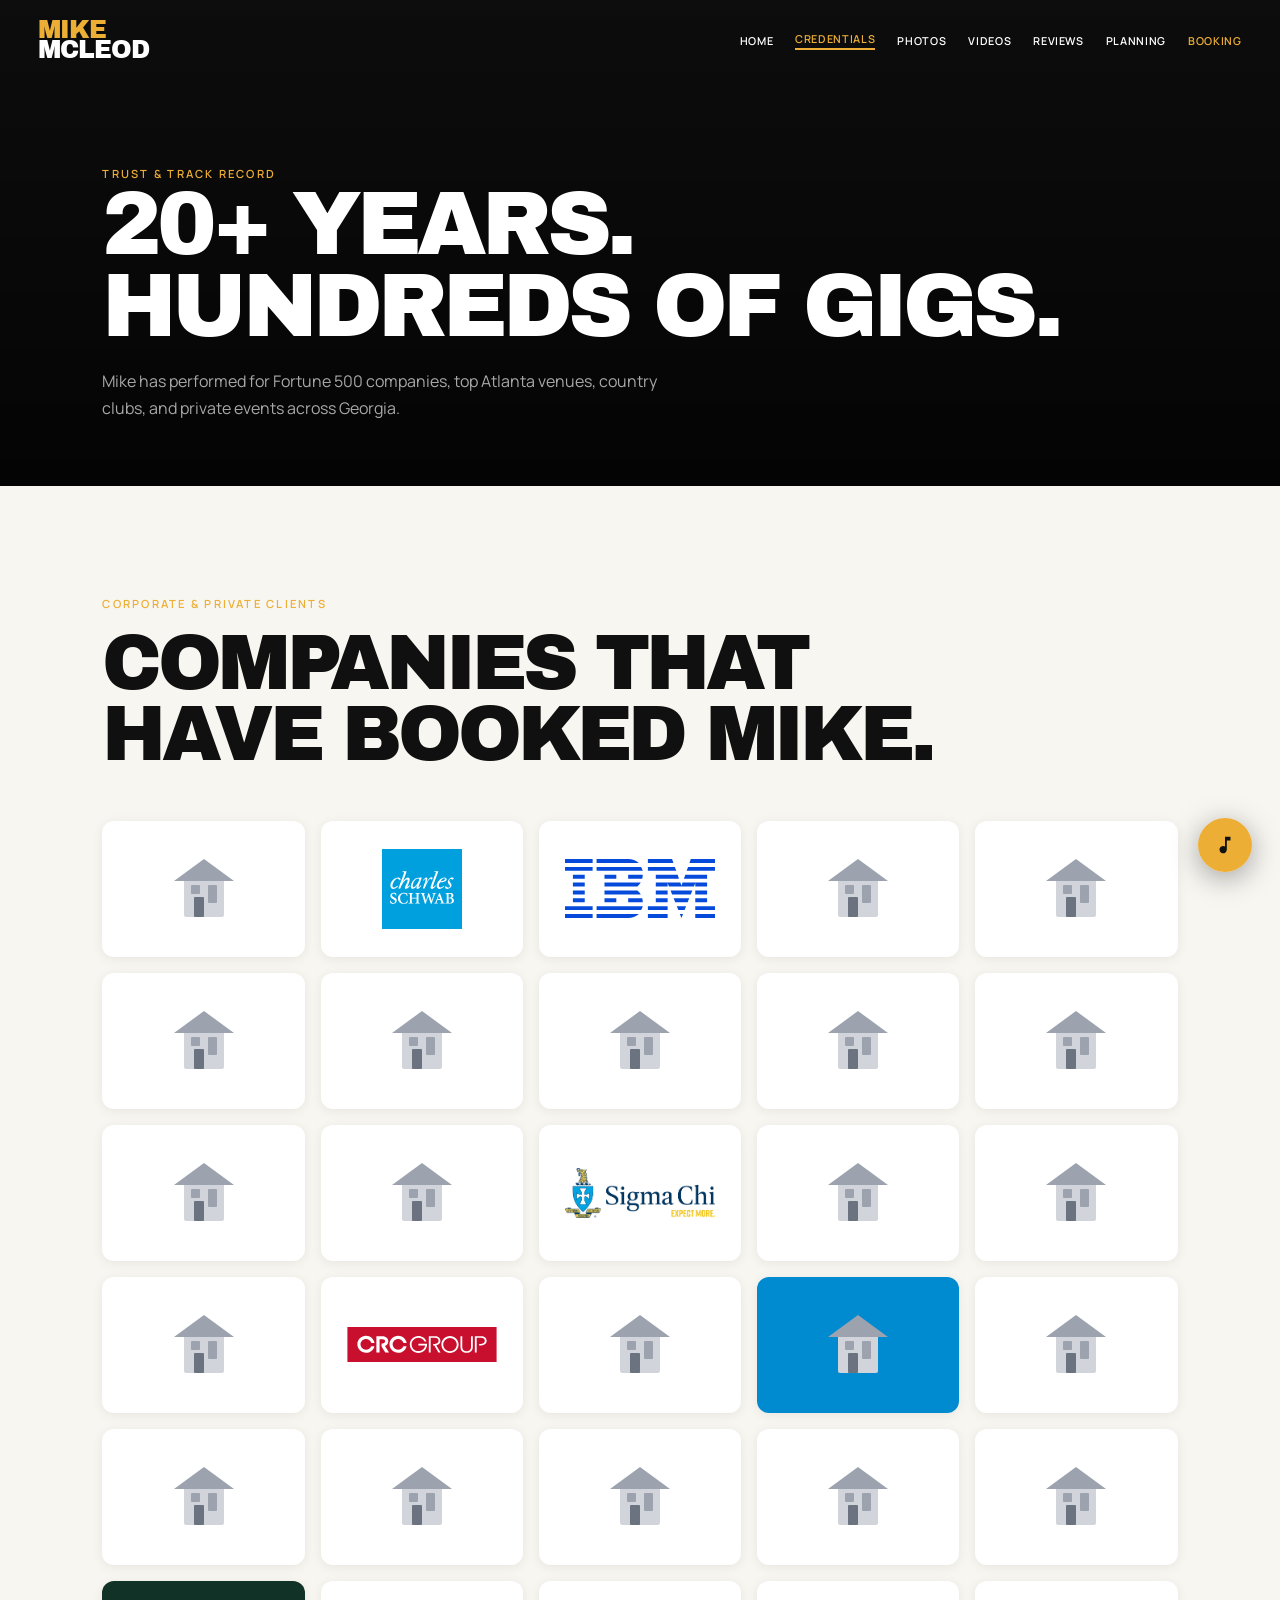
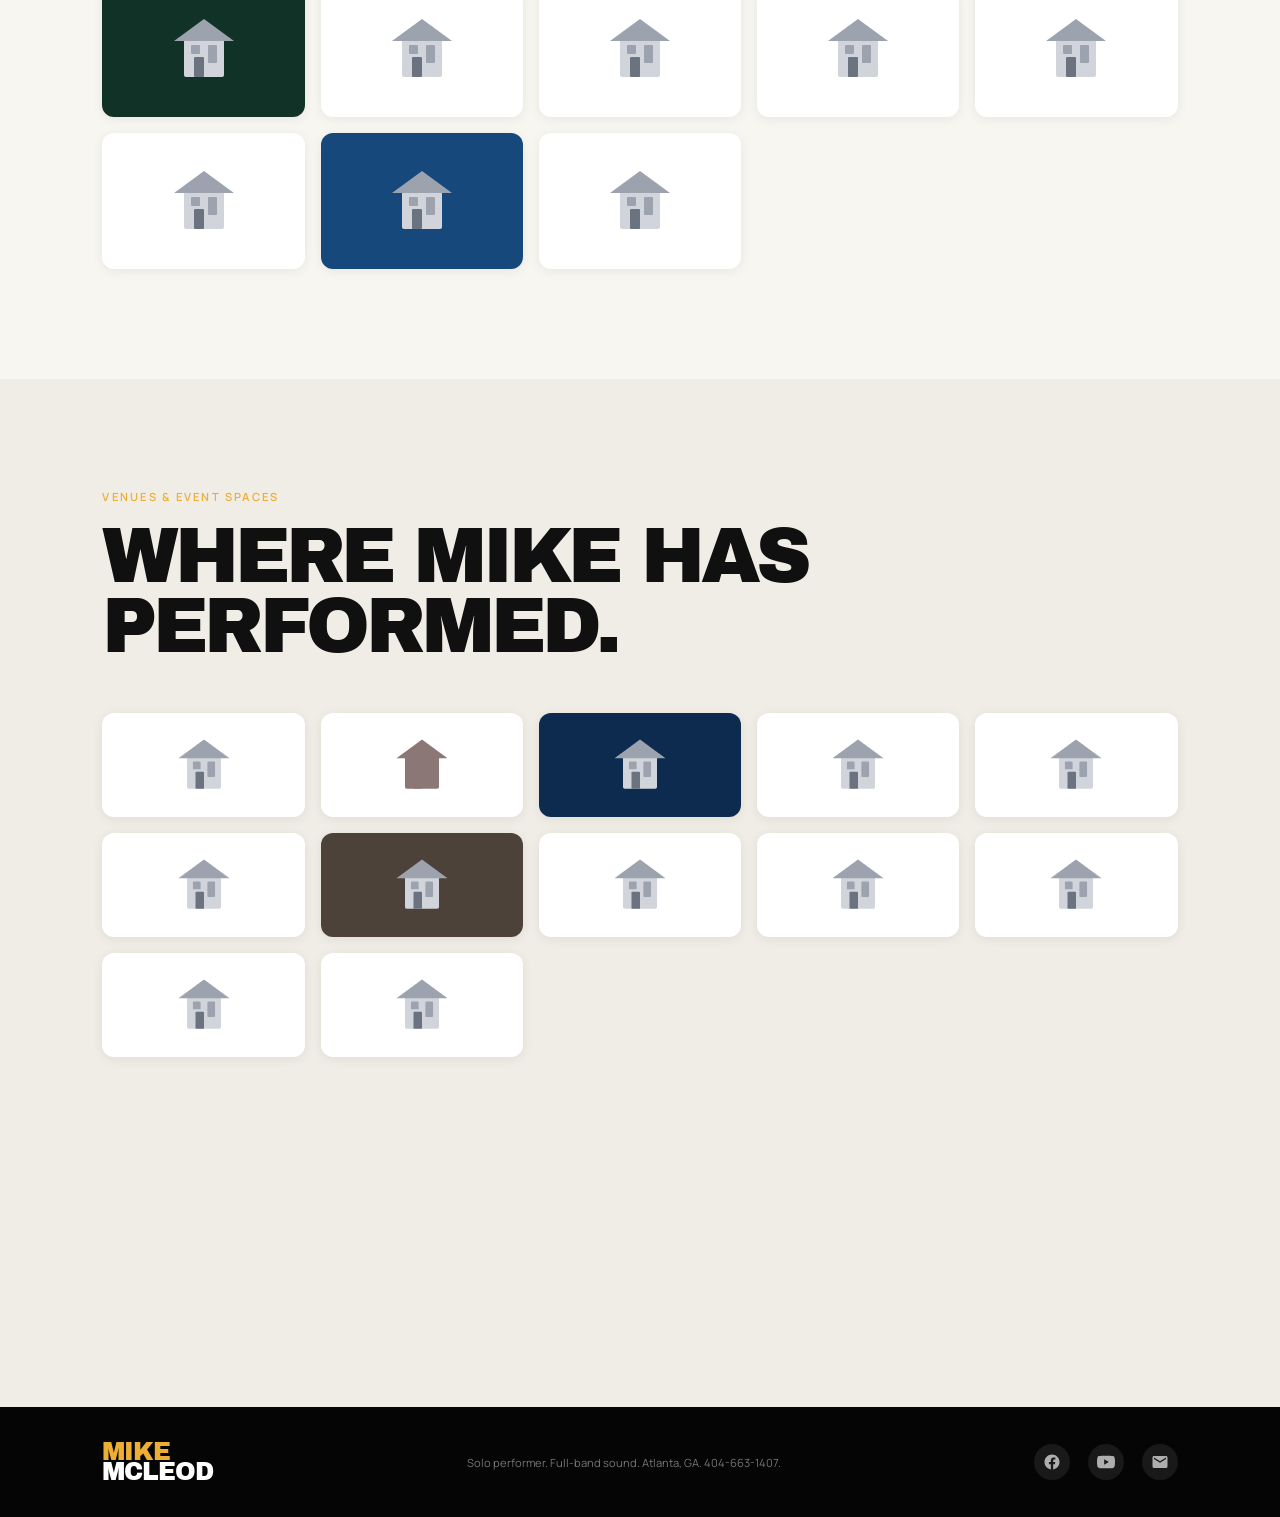
<file: credentials.html>
<!DOCTYPE html>
<html lang="en">
<head>
  <meta charset="UTF-8">
  <meta name="viewport" content="width=device-width, initial-scale=1.0">
  <meta name="theme-color" content="#101010">
  <link rel="icon" type="image/svg+xml" href="favicon.svg">

  <!-- Primary Meta -->
  <title>Mike McLeod Music | Credentials & Track Record</title>
  <meta name="description" content="Mike McLeod has performed for Fortune 500 companies, top Atlanta country clubs, and premier event venues. 20+ years and hundreds of events across Georgia.">
  <meta name="robots" content="index, follow">
  <meta name="author" content="Mike McLeod">
  <link rel="canonical" href="https://mikemcleodmusic.com/credentials/">

  <!-- Geo -->
  <meta name="geo.region" content="US-GA">
  <meta name="geo.placename" content="Atlanta, Georgia">

  <!-- Open Graph -->
  <meta property="og:type" content="website">
  <meta property="og:site_name" content="Mike McLeod Music">
  <meta property="og:locale" content="en_US">
  <meta property="og:url" content="https://mikemcleodmusic.com/credentials/">
  <meta property="og:title" content="Mike McLeod Music | Credentials & Track Record">
  <meta property="og:description" content="Fortune 500 corporate clients, premier Atlanta venues, country clubs, and 20+ years of live event experience across Georgia.">
  <meta property="og:image" content="https://mikemcleodmusic.com/wp-content/uploads/2023/11/Bold-Monk-Brewery-scaled.jpg">
  <meta property="og:image:width" content="1200">
  <meta property="og:image:height" content="800">
  <meta property="og:image:alt" content="Mike McLeod performing at Bold Monk Brewery in Atlanta">

  <!-- Twitter Card -->
  <meta name="twitter:card" content="summary_large_image">
  <meta name="twitter:title" content="Mike McLeod Music | Credentials & Track Record">
  <meta name="twitter:description" content="Fortune 500 clients, premier Atlanta venues, country clubs, and 20+ years of live event experience across Georgia.">
  <meta name="twitter:image" content="https://mikemcleodmusic.com/wp-content/uploads/2023/11/Bold-Monk-Brewery-scaled.jpg">

  <!-- JSON-LD -->
  <script type="application/ld+json">
  {
    "@context": "https://schema.org",
    "@type": "MusicGroup",
    "name": "Mike McLeod Music",
    "url": "https://mikemcleodmusic.com",
    "image": "https://mikemcleodmusic.com/wp-content/uploads/2023/11/Bold-Monk-Brewery-scaled.jpg",
    "description": "Professional live event musician with 20+ years of experience performing for Fortune 500 companies, country clubs, and premier event venues across Atlanta and Georgia.",
    "telephone": "+14046631407",
    "email": "MikeMcLeodMusic@gmail.com",
    "address": {
      "@type": "PostalAddress",
      "addressLocality": "Atlanta",
      "addressRegion": "GA",
      "addressCountry": "US"
    },
    "sameAs": [
      "https://www.facebook.com/MikeMcLeodMusic",
      "https://www.youtube.com/@MikeMcLeodMusic"
    ],
    "hasCredential": [
      { "@type": "EducationalOccupationalCredential", "name": "20+ Years Professional Live Performance" },
      { "@type": "EducationalOccupationalCredential", "name": "Fortune 500 Corporate Event Experience" }
    ]
  }
  </script>
  <link rel="preconnect" href="https://fonts.googleapis.com">
  <link rel="preconnect" href="https://fonts.gstatic.com" crossorigin>
  <link href="https://fonts.googleapis.com/css2?family=Archivo+Black&family=Manrope:wght@400;500;600;700&display=swap" rel="stylesheet">
  <link rel="stylesheet" href="styles.css">
</head>
<body>
  <header class="site-header">
    <a class="logo" href="index.html"><span>Mike</span> McLeod</a>
    <button class="menu-button" type="button" aria-label="Open menu" aria-expanded="false">
      <span></span><span></span><span></span>
    </button>
    <nav>
      <a href="index.html">Home</a>
      <a href="credentials.html" class="active">Credentials</a>
      <a href="photos.html">Photos</a>
      <a href="videos.html">Videos</a>
      <a href="reviews.html">Reviews</a>
      <a href="planning-guide.html">Planning</a>
      <a class="nav-cta" href="booking.html">Booking</a>
    </nav>
  </header>

  <main>
    <div class="page-hero" style="background-image: linear-gradient(to bottom, rgba(0,0,0,0.2) 0%, rgba(0,0,0,0.75) 100%), url('https://mikemcleodmusic.com/wp-content/uploads/2023/11/Bold-Monk-Brewery-scaled.jpg'); background-size: cover; background-position: center 35%;">
      <p class="eyebrow">Trust &amp; track record</p>
      <h1>20+ years. Hundreds of gigs.</h1>
      <p>Mike has performed for Fortune 500 companies, top Atlanta venues, country clubs, and private events across Georgia.</p>
    </div>

    <!-- Client Logos -->
    <section class="creds-logos section">
      <p class="eyebrow">Corporate &amp; private clients</p>
      <h2>Companies that have booked Mike.</h2>
      <div class="logo-grid">
        <a class="logo-cell" href="https://www.siemens.com" target="_blank" rel="noopener noreferrer">
          <img src="https://icon.horse/icon/siemens.com" alt="Siemens" onerror="this.src='logos/fallback-building.svg'">
        </a>
        <a class="logo-cell" href="https://www.schwab.com" target="_blank" rel="noopener noreferrer">
          <img src="logos/schwab.svg" alt="Charles Schwab" onerror="this.src='logos/fallback-building.svg'">
        </a>
        <a class="logo-cell" href="https://www.ibm.com" target="_blank" rel="noopener noreferrer">
          <img src="logos/ibm.svg" alt="IBM" onerror="this.src='logos/fallback-building.svg'">
        </a>
        <a class="logo-cell" href="https://www.rbc.com" target="_blank" rel="noopener noreferrer">
          <img src="https://www.rbc.com/dvl/v1.0/assets/images/logos/rbc-logo-shield.svg" alt="RBC Royal Bank" onerror="this.src='logos/fallback-building.svg'">
        </a>
        <a class="logo-cell" href="https://www.moca.org" target="_blank" rel="noopener noreferrer">
          <img src="https://icon.horse/icon/moca.org" alt="MOCA" onerror="this.src='logos/fallback-building.svg'">
        </a>
        <a class="logo-cell" href="http://www.ewmga.com" target="_blank" rel="noopener noreferrer">
          <img src="http://www.ewmga.com/MGA%20Logo.pdf.jpg" alt="Eagle Watch Golf Club" onerror="this.src='logos/fallback-building.svg'">
        </a>
        <a class="logo-cell" href="https://www.panaprint.com" target="_blank" rel="noopener noreferrer">
          <img src="https://panaprint.com/uploads/1/5/9/1/15913260/published/panaprint-web.png?1632496161" alt="Panaprint" onerror="this.src='logos/fallback-building.svg'">
        </a>
        <a class="logo-cell" href="https://www.redbaron.com" target="_blank" rel="noopener noreferrer">
          <img src="https://www.redbaron.com/cdn/shop/files/img-logo-red-baron.png?v=1718758743&width=600" alt="Red Baron Pizza" onerror="this.src='logos/fallback-building.svg'">
        </a>
        <a class="logo-cell" href="https://www.southwire.com" target="_blank" rel="noopener noreferrer">
          <img src="https://www.google.com/s2/favicons?domain=southwire.com&sz=128" alt="Southwire" onerror="this.src='logos/fallback-building.svg'">
        </a>
        <a class="logo-cell" href="https://www.boldmonkbrewingco.com" target="_blank" rel="noopener noreferrer">
          <img src="https://www.google.com/s2/favicons?domain=boldmonkbrewingco.com&sz=128" alt="Bold Monk Brewing" onerror="this.src='logos/fallback-building.svg'">
        </a>
        <a class="logo-cell" href="https://gyrocitygrill.com" target="_blank" rel="noopener noreferrer">
          <img src="https://static.spotapps.co/website_images/ab_websites/534205_website_v1/logo_new.png" alt="Gyro City Grill" onerror="this.src='logos/fallback-building.svg'">
        </a>
        <a class="logo-cell" href="https://chiphi.org" target="_blank" rel="noopener noreferrer">
          <img src="https://icon.horse/icon/chiphi.org" alt="Chi Phi Fraternity" onerror="this.src='logos/fallback-building.svg'">
        </a>
        <a class="logo-cell" href="https://sigmachi.org" target="_blank" rel="noopener noreferrer">
          <img src="logos/sigma-chi.png" alt="Sigma Chi Fraternity" onerror="this.src='logos/fallback-building.svg'">
        </a>
        <a class="logo-cell" href="https://www.cartessaaesthetics.com" target="_blank" rel="noopener noreferrer">
          <img src="https://icon.horse/icon/cartessaaesthetics.com" alt="Cartessa Aesthetics" onerror="this.src='logos/fallback-building.svg'">
        </a>
        <a class="logo-cell" href="https://t-drill.com" target="_blank" rel="noopener noreferrer">
          <img src="https://t-drill.com/wp-content/uploads/2025/02/T-Drill-Logo.png" alt="T-Drill Industries" onerror="this.src='logos/fallback-building.svg'">
        </a>
        <a class="logo-cell" href="https://www.ruralsourcing.com" target="_blank" rel="noopener noreferrer">
          <img src="https://icon.horse/icon/ruralsourcing.com" alt="Rural Sourcing" onerror="this.src='logos/fallback-building.svg'">
        </a>
        <a class="logo-cell" href="https://www.crcgroup.com" target="_blank" rel="noopener noreferrer">
          <img src="logos/crc-group.svg" alt="CRC Group" onerror="this.src='logos/fallback-building.svg'">
        </a>
        <a class="logo-cell" href="https://www.privatemoneyclub.com" target="_blank" rel="noopener noreferrer">
          <img src="https://images.leadconnectorhq.com/image/f_webp/q_80/r_1200/u_https://assets.cdn.filesafe.space/8ATu6BJQjTt7olg8G21l/media/683dcb51279297b2ab79fa2b.png" alt="Private Money Club" onerror="this.src='logos/fallback-building.svg'">
        </a>
        <a class="logo-cell" href="https://www.holyinnocents.org" target="_blank" rel="noopener noreferrer" style="background:#008acf;">
          <img src="https://cdn.monkplatform.com/image/[base64]/sideways-logo-02.png?fm=webp" alt="Holy Innocents Episcopal School" onerror="this.src='logos/fallback-building.svg'">
        </a>
        <a class="logo-cell" href="https://www.ncoil.org" target="_blank" rel="noopener noreferrer">
          <img src="https://www.google.com/s2/favicons?domain=ncoil.org&sz=128" alt="National Council of Insurance Legislators" onerror="this.src='logos/fallback-building.svg'">
        </a>
        <a class="logo-cell" href="https://www.chambleega.com" target="_blank" rel="noopener noreferrer">
          <img src="https://www.chambleega.com/_assets_/images/logo.png" alt="City of Chamblee" onerror="this.src='logos/fallback-building.svg'">
        </a>
        <a class="logo-cell" href="https://www.lifetime.life" target="_blank" rel="noopener noreferrer">
          <img src="https://icon.horse/icon/lifetime.life" alt="Life Time Fitness" onerror="this.src='logos/fallback-building.svg'">
        </a>
        <a class="logo-cell" href="https://www.daviselliot.com" target="_blank" rel="noopener noreferrer">
          <img src="https://www.google.com/s2/favicons?domain=daviselliot.com&sz=128" alt="Davis H. Elliot Company" onerror="this.src='logos/fallback-building.svg'">
        </a>
        <a class="logo-cell" href="https://vet.uga.edu/" target="_blank" rel="noopener noreferrer">
          <img src="https://vet.uga.edu/wp-content/uploads/2022/10/VetMed_LOGO-300.svg" alt="UGA College of Veterinary Medicine" onerror="this.src='logos/fallback-building.svg'">
        </a>
        <a class="logo-cell" href="https://www.kustomer.com" target="_blank" rel="noopener noreferrer">
          <img src="https://www.kustomer.com/images/kustomer/kustomer-logo_FINAL.png" alt="Kustomer" onerror="this.src='logos/fallback-building.svg'">
        </a>
        <a class="logo-cell" href="https://www.barclayhouse.com" target="_blank" rel="noopener noreferrer" style="background:rgb(17,50,39);">
          <img src="https://media.mybnbwebsite.com/10918/250x45_barclay_house_bb_logopng.png" alt="Barclay House Bed and Breakfast" onerror="this.src='logos/fallback-building.svg'">
        </a>
        <a class="logo-cell" href="https://www.guardianpharmacy.com" target="_blank" rel="noopener noreferrer">
          <img src="https://guardianpharmacy.com/wp-content/uploads/2021/04/corp-logo.png" alt="Guardian Pharmacy" onerror="this.src='logos/fallback-building.svg'">
        </a>
        <a class="logo-cell" href="https://sc24.supercomputing.org" target="_blank" rel="noopener noreferrer">
          <img src="https://www.google.com/s2/favicons?domain=sc24.supercomputing.org&sz=128" alt="SuperComputing 2024" onerror="this.src='logos/fallback-building.svg'">
        </a>
        <a class="logo-cell" href="https://www.safeplumbing.org" target="_blank" rel="noopener noreferrer">
          <img src="https://www.safeplumbing.org/files/safeplumbing.org/images/masthead/PMI_logo_rgb.png" alt="Plumbing Manufacturers International" onerror="this.src='logos/fallback-building.svg'">
        </a>
        <a class="logo-cell" href="https://www.nourgroup.com" target="_blank" rel="noopener noreferrer">
          <img src="https://static.wixstatic.com/media/10acd2_7877d820fa0b47a7ae677fac27453212~mv2.png/v1/crop/x_0,y_0,w_807,h_410/fill/w_300,h_154,al_c,q_85,usm_0.66_1.00_0.01,enc_avif,quality_auto/david-nour-transparent_edited.png" alt="The Nour Group" onerror="this.src='logos/fallback-building.svg'">
        </a>
        <a class="logo-cell" href="https://www.saviprovisions.com" target="_blank" rel="noopener noreferrer">
          <img src="https://images.getbento.com/accounts/8f2ba4f957e4a05e5affc45f6b98d289/media/images/9820logo2.png" alt="Savi Provisions" onerror="this.src='logos/fallback-building.svg'">
        </a>
        <a class="logo-cell" href="https://www.roswellgov.com" target="_blank" rel="noopener noreferrer" style="background:#16487c;">
          <img src="https://www.roswellgov.com/wp-content/uploads/Roswell-Logo.svg" alt="City of Roswell" onerror="this.src='logos/fallback-building.svg'">
        </a>
        <a class="logo-cell" href="https://www.chipsi.org" target="_blank" rel="noopener noreferrer">
          <img src="https://chipsi.org/wp-content/uploads/2025/07/Chi-Psi-Seal-no-background-BRAND-STANDARD.png" alt="Chi Psi Fraternity" onerror="this.src='logos/fallback-building.svg'">
        </a>
      </div>
    </section>

    <!-- Venue Logos -->
    <section class="creds-logos section" style="background:var(--cream);">
      <p class="eyebrow">Venues &amp; event spaces</p>
      <h2>Where Mike has performed.</h2>
      <div class="logo-grid venues">
        <a class="logo-cell" href="https://www.barnsleyresort.com" target="_blank" rel="noopener noreferrer">
          <img src="https://icon.horse/icon/barnsleyresort.com" alt="Barnsley Resort" onerror="this.src='logos/fallback-building.svg'">
        </a>
        <a class="logo-cell" href="https://www.chateauelan.com" target="_blank" rel="noopener noreferrer">
          <img src="https://chateauelan.com/wp-content/webp-express/webp-images/doc-root/wp-content/uploads/2026/01/Chateau-Elan-Logo_black.png.webp" alt="Chateau Elan" onerror="this.src='logos/fallback-building.svg'" style="filter:brightness(0) invert(1) sepia(1) saturate(8) hue-rotate(290deg) brightness(0.55);">
        </a>
        <a class="logo-cell" href="https://www.lanierislands.com" target="_blank" rel="noopener noreferrer" style="background:#0d2b4e;">
          <img src="https://lanierislands-cdn.zambezimarketing.io/assets/files/1/lanier_islands_blue_stacked_2024_1-2.png" alt="Lanier Islands" onerror="this.src='logos/fallback-building.svg'">
        </a>
        <a class="logo-cell" href="https://www.maggianos.com" target="_blank" rel="noopener noreferrer">
          <img src="https://icon.horse/icon/maggianos.com" alt="Maggiano's Little Italy" onerror="this.src='logos/fallback-building.svg'">
        </a>
        <a class="logo-cell" href="https://www.tableandmain.com" target="_blank" rel="noopener noreferrer">
          <img src="https://images.getbento.com/accounts/c3dc3edad9801ecbbfa6962e6580446a/media/images/37699TM_LogoSuite_Main_Color_RGB-04_1.png" alt="Table &amp; Main" onerror="this.src='logos/fallback-building.svg'">
        </a>
        <a class="logo-cell" href="https://www.venueonbroad.com" target="_blank" rel="noopener noreferrer">
          <img src="https://www.google.com/s2/favicons?domain=venueonbroad.com&sz=128" alt="Venue on Broad" onerror="this.src='logos/fallback-building.svg'">
        </a>
        <a class="logo-cell" href="https://www.chastainhorsepark.org" target="_blank" rel="noopener noreferrer" style="background:rgb(77,66,58);">
          <img src="https://static.wixstatic.com/media/26741e_f32a32148b964cfcbf7e03701a1b534b~mv2.png/v1/fill/w_248,h_280,al_c,q_85,usm_0.66_1.00_0.01,enc_avif,quality_auto/26741e_f32a32148b964cfcbf7e03701a1b534b~mv2.png" alt="Chastain Horse Park" onerror="this.src='logos/fallback-building.svg'">
        </a>
        <a class="logo-cell" href="https://www.ansleygc.org" target="_blank" rel="noopener noreferrer">
          <img src="https://www.ansleygc.org/getmedia/0298aea6-1fb3-4112-b09a-f4589ddbca5f/Ansley_Green_Logo_vectorized.aspx?width=654&amp;height=865&amp;ext=.png" alt="Ansley Golf Club" onerror="this.src='logos/fallback-building.svg'">
        </a>
        <a class="logo-cell" href="https://www.govclub.com" target="_blank" rel="noopener noreferrer">
          <img src="https://www.google.com/s2/favicons?domain=govclub.com&sz=128" alt="Governors Club" onerror="this.src='logos/fallback-building.svg'">
        </a>
        <a class="logo-cell" href="https://www.sunsethillscc.com" target="_blank" rel="noopener noreferrer">
          <img src="https://www.sunsethillscc.com/sitedesign/images-2017/logo.aspx" alt="Sunset Hills Country Club" onerror="this.src='logos/fallback-building.svg'">
        </a>
        <a class="logo-cell" href="https://www.thehotelatavalon.com" target="_blank" rel="noopener noreferrer">
          <img src="https://icon.horse/icon/thehotelatavalon.com" alt="Hotel at Avalon" onerror="this.src='logos/fallback-building.svg'">
        </a>
        <a class="logo-cell" href="https://www.l3events.com" target="_blank" rel="noopener noreferrer">
          <img src="https://www.google.com/s2/favicons?domain=l3events.com&sz=128" alt="L3 Events" onerror="this.src='logos/fallback-building.svg'">
        </a>
        <a class="logo-cell" href="https://courtlandgrandhotel.com" target="_blank" rel="noopener noreferrer">
          <img src="https://www.google.com/s2/favicons?domain=courtlandgrandhotel.com&sz=128" alt="Courtland Grand Hotel" onerror="this.src='logos/fallback-building.svg'">
        </a>
        <a class="logo-cell" href="https://theestateatstonecreek.com" target="_blank" rel="noopener noreferrer">
          <img src="https://img1.wsimg.com/isteam/ip/ee2292ce-d811-4a92-b992-412510eeef8b/blob-7b36710.png/:/rs=w:400,h:400,cg:true,m/cr=w:400,h:400/qt=q:95" alt="The Estate at Stone Creek" onerror="this.src='logos/fallback-building.svg'">
        </a>
        <a class="logo-cell" href="https://thewhitleyhotel.com" target="_blank" rel="noopener noreferrer" style="background:#1A4032;">
          <img src="https://thewhitleyhotel.com/wp-content/webp-express/webp-images/doc-root/wp-content/uploads/2024/04/Logo-1.png.webp" alt="The Whitley Hotel" onerror="this.src='logos/fallback-building.svg'">
        </a>
        <a class="logo-cell" href="https://www.hilton.com/en/hotels/atlhphf-hilton-atlanta-northeast/" target="_blank" rel="noopener noreferrer">
          <img src="https://www.google.com/s2/favicons?domain=hilton.com&sz=128" alt="Hilton Peachtree Corners" onerror="this.src='logos/fallback-building.svg'">
        </a>
        <a class="logo-cell" href="https://hiltonatlanta.com" target="_blank" rel="noopener noreferrer">
          <img src="https://hiltonatlanta.com/wp-content/uploads/Hilton-Atlanta-Logo-Blue-retina.png" alt="Hilton Atlanta" onerror="this.src='logos/fallback-building.svg'">
        </a>
        <a class="logo-cell" href="https://www.tke.org" target="_blank" rel="noopener noreferrer">
          <img src="https://icon.horse/icon/tke.org" alt="TKE Fraternity" onerror="this.src='logos/fallback-building.svg'">
        </a>
        <a class="logo-cell" href="https://www.ihg.com/intercontinental/hotels/us/en/atlanta/atlbk/hoteldetail" target="_blank" rel="noopener noreferrer">
          <img src="https://icon.horse/icon/ihg.com" alt="InterContinental Buckhead" onerror="this.src='logos/fallback-building.svg'">
        </a>
        <a class="logo-cell" href="https://www.worldofcoca-cola.com" target="_blank" rel="noopener noreferrer">
          <img src="https://www.worldofcoca-cola.com/content/dam/wocc/us/en/wocc-logo-secondary-1080px.png" alt="World of Coca-Cola" onerror="this.src='logos/fallback-building.svg'">
        </a>
        <a class="logo-cell" href="https://www.gnfa.com/" target="_blank" rel="noopener noreferrer">
          <img src="https://cdn.saffire.com/images.ashx?t=ig&rid=GNFA&i=logo2.jpg" alt="Georgia National Fairgrounds &amp; Agricenter" onerror="this.src='logos/fallback-building.svg'">
        </a>
      </div>
    </section>

  </main>

  <footer>
    <a class="logo" href="index.html"><span>Mike</span> McLeod</a>
    <p>Solo performer. Full-band sound. Atlanta, GA. 404-663-1407.</p>
    <div class="footer-social">
      <a href="http://facebook.com/MikeMcLeodMusic" target="_blank" rel="noopener noreferrer" aria-label="Facebook">
        <svg viewBox="0 0 24 24" xmlns="http://www.w3.org/2000/svg"><path d="M22 12c0-5.523-4.477-10-10-10S2 6.477 2 12c0 4.991 3.657 9.128 8.438 9.878V14.89h-2.54V12h2.54V9.797c0-2.506 1.492-3.89 3.777-3.89 1.094 0 2.238.195 2.238.195v2.46h-1.26c-1.243 0-1.63.771-1.63 1.562V12h2.773l-.443 2.89h-2.33v6.988C18.343 21.128 22 16.991 22 12z"/></svg>
      </a>
      <a href="http://www.youtube.com/@MikeMcLeodMusic" target="_blank" rel="noopener noreferrer" aria-label="YouTube">
        <svg viewBox="0 0 24 24" xmlns="http://www.w3.org/2000/svg"><path d="M23.498 6.186a3.016 3.016 0 0 0-2.122-2.136C19.505 3.545 12 3.545 12 3.545s-7.505 0-9.377.505A3.017 3.017 0 0 0 .502 6.186C0 8.07 0 12 0 12s0 3.93.502 5.814a3.016 3.016 0 0 0 2.122 2.136c1.871.505 9.376.505 9.376.505s7.505 0 9.377-.505a3.015 3.015 0 0 0 2.122-2.136C24 15.93 24 12 24 12s0-3.93-.502-5.814zM9.545 15.568V8.432L15.818 12l-6.273 3.568z"/></svg>
      </a>
      <a href="mailto:MikeMcLeodMusic@gmail.com" aria-label="Email">
        <svg viewBox="0 0 24 24" xmlns="http://www.w3.org/2000/svg"><path d="M20 4H4c-1.1 0-2 .9-2 2v12c0 1.1.9 2 2 2h16c1.1 0 2-.9 2-2V6c0-1.1-.9-2-2-2zm0 4-8 5-8-5V6l8 5 8-5v2z"/></svg>
      </a>
    </div>
  </footer>
  <script src="script.js"></script>
</body>
</html>
</file>
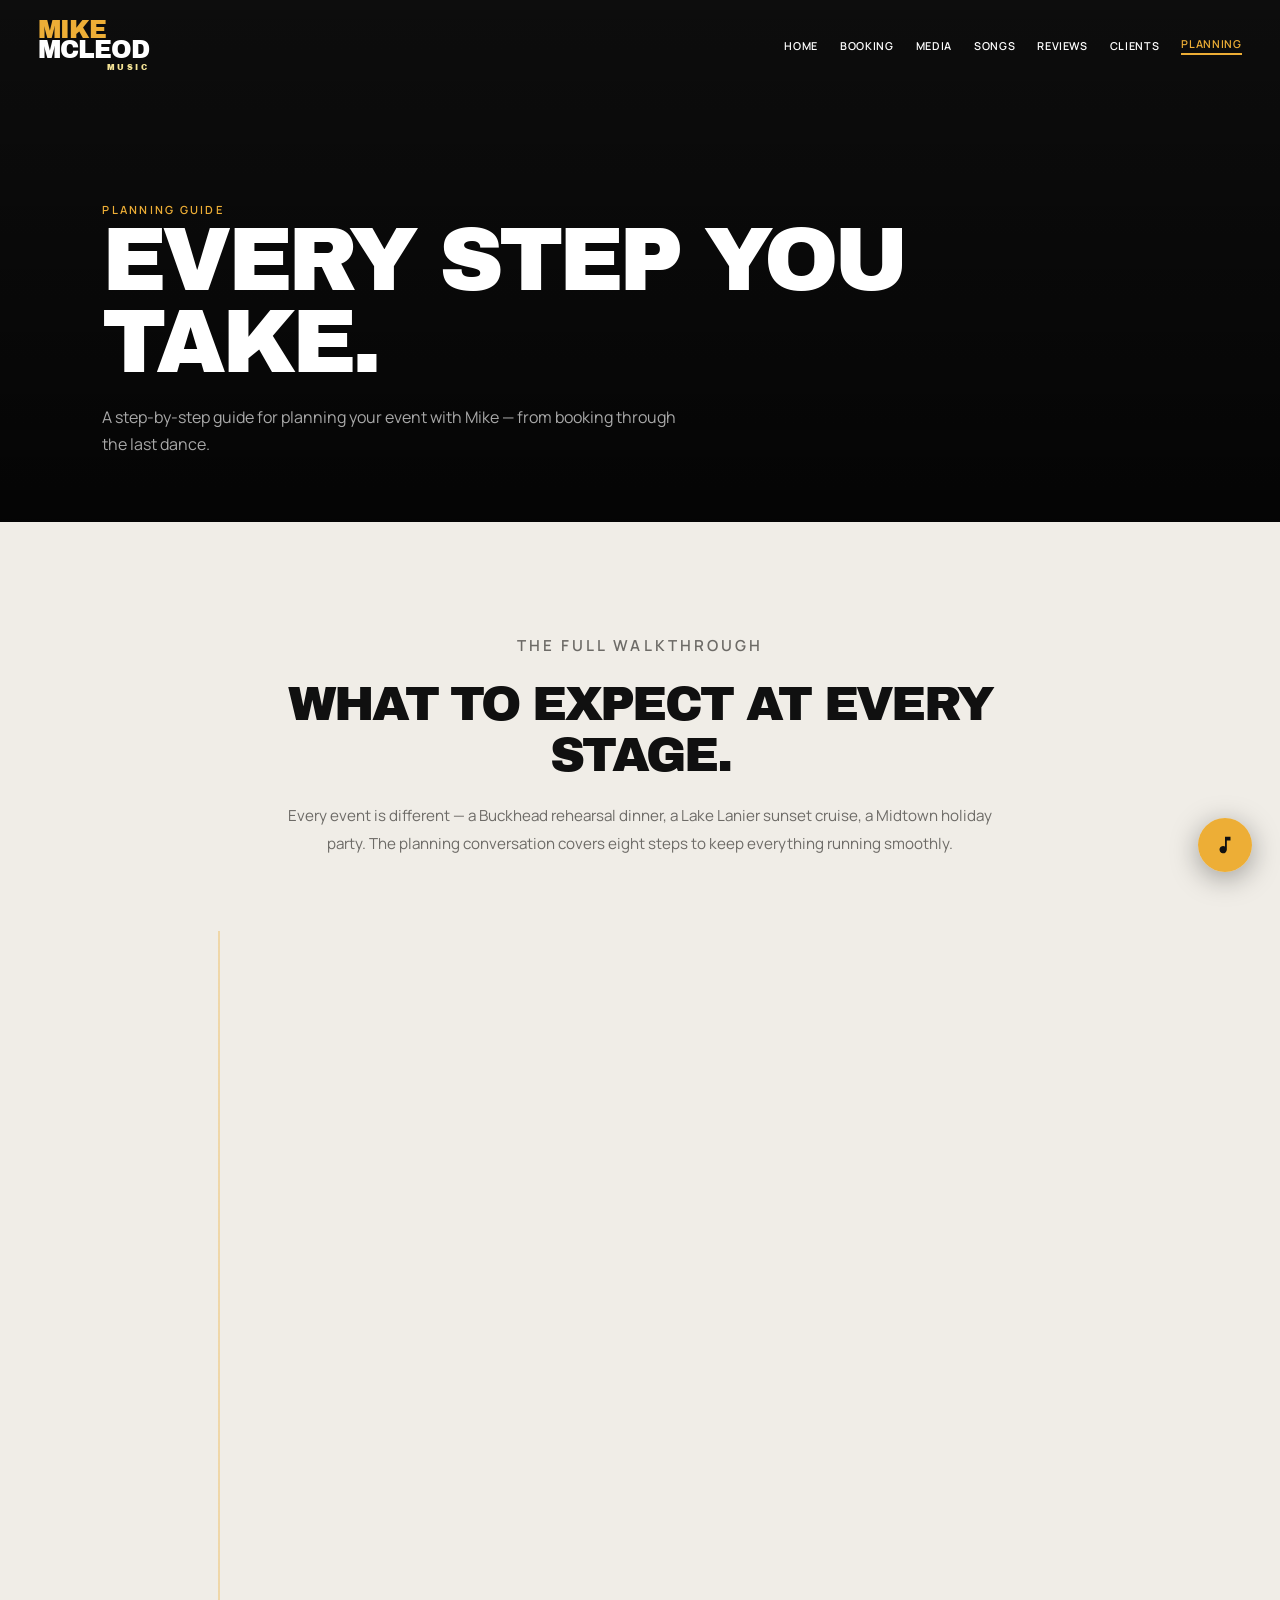
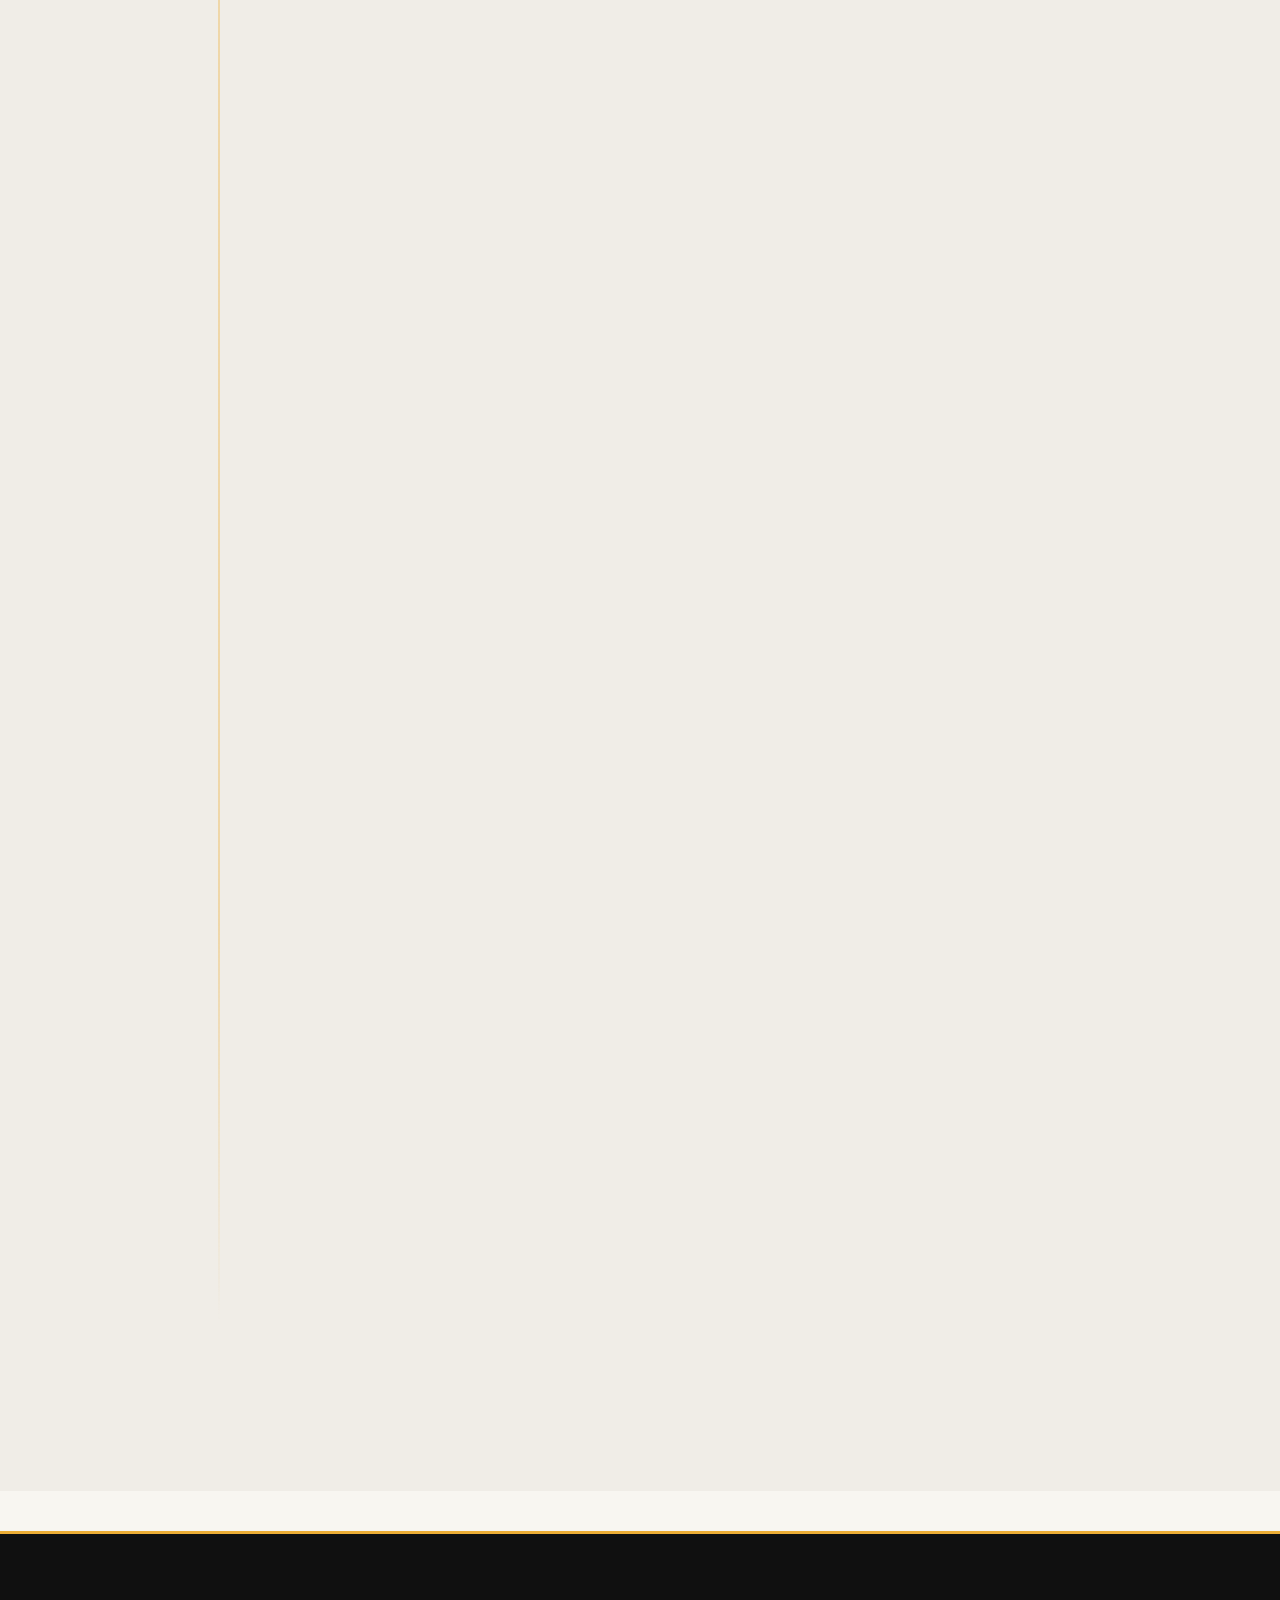
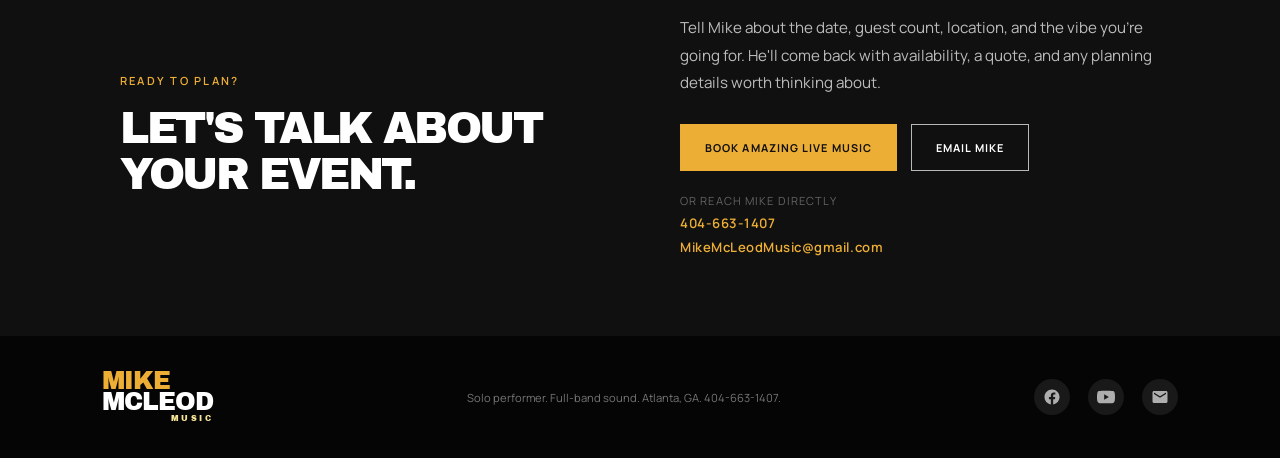
<file: planning-guide.html>
<!DOCTYPE html>
<html lang="en">
<head>
  <meta charset="UTF-8">
  <meta name="viewport" content="width=device-width, initial-scale=1.0">
  <meta name="theme-color" content="#101010">
  <link rel="icon" type="image/svg+xml" href="favicon.svg">

  <!-- Primary Meta -->
  <title>Mike McLeod Music | Event Planning Guide</title>
  <meta name="description" content="Every Step You Take — Mike McLeod's step-by-step event planning guide covering booking, song selection, volume, load-in, equipment, stage area, weather backup plans, and PA use for speeches.">
  <meta name="keywords" content="event planning musician Atlanta, wedding music planning, corporate event music planning, how to hire event musician, wedding processional planning">
  <meta name="robots" content="index, follow">
  <meta name="author" content="Mike McLeod">
  <link rel="canonical" href="https://mikemcleodmusic.com/planning-guide/">

  <!-- Geo -->
  <meta name="geo.region" content="US-GA">
  <meta name="geo.placename" content="Atlanta, Georgia">

  <!-- Open Graph -->
  <meta property="og:type" content="article">
  <meta property="og:site_name" content="Mike McLeod Music">
  <meta property="og:locale" content="en_US">
  <meta property="og:url" content="https://mikemcleodmusic.com/planning-guide/">
  <meta property="og:title" content="Mike McLeod Music | Event Planning Guide">
  <meta property="og:description" content="Every Step You Take — the full step-by-step guide for planning your Atlanta wedding, corporate event, or private party with Mike.">
  <meta property="og:image" content="https://mikemcleodmusic.com/wp-content/uploads/2023/11/main.jpg">
  <meta property="og:image:width" content="1200">
  <meta property="og:image:height" content="800">
  <meta property="og:image:alt" content="Mike McLeod performing at an Atlanta event">

  <!-- Twitter Card -->
  <meta name="twitter:card" content="summary_large_image">
  <meta name="twitter:title" content="Mike McLeod Music | Event Planning Guide">
  <meta name="twitter:description" content="Step-by-step: booking, song selection, volume, load-in, equipment, stage, weather, and speeches.">
  <meta name="twitter:image" content="https://mikemcleodmusic.com/wp-content/uploads/2023/11/main.jpg">

  <!-- JSON-LD -->
  <script type="application/ld+json">
  {
    "@context": "https://schema.org",
    "@type": "HowTo",
    "name": "Every Step You Take: Planning an Event with Mike McLeod Music",
    "description": "A step-by-step guide covering booking, song selection, volume, load-in, equipment, stage, weather, and PA use for events in Atlanta.",
    "step": [
      { "@type": "HowToStep", "position": 1, "name": "Booking", "text": "Pick a date and location, then Mike provides a simple contract. Modifications are welcome — no problem." },
      { "@type": "HowToStep", "position": 2, "name": "Song Selection", "text": "Talk through the event and the vibe you want to tailor the perfect set list. Dinner sets can start with chill instrumentals; other events can start energetic. Share song requests early. For wedding processionals, recessionals, and first dances, Mike often plays the original off his iPad. Themed parties welcome (Yacht Rock, 70s, 80s, Latin, French) — no opera." },
      { "@type": "HowToStep", "position": 3, "name": "Volume", "text": "Volume dials exactly where you want it — quiet enough for conversation 5 feet from the speakers, loud enough to rock the room." },
      { "@type": "HowToStep", "position": 4, "name": "Load-In", "text": "Mike arrives roughly 90 minutes before performance for load-in and setup. Advance notice about parking distance or stairs helps planning." },
      { "@type": "HowToStep", "position": 5, "name": "Equipment", "text": "Mike provides all instruments, PA, and lighting. An iPad has dinner, dance, and upbeat playlists. Guest audio (phone, laptop, iPad) can plug in." },
      { "@type": "HowToStep", "position": 6, "name": "Stage Area", "text": "A dedicated stage is optional. Roughly 10×10 feet of space and one electrical outlet is enough. Close-proximity performances work great." },
      { "@type": "HowToStep", "position": 7, "name": "Weather", "text": "Outdoor events need a backup indoor location for rain or cold. Borderline conditions can be a 'game day decision.'" },
      { "@type": "HowToStep", "position": 8, "name": "Speeches, Toasts, Announcements", "text": "Mike's PA is available for speeches, toasts, and auctioneers. Announcements and full emcee services are available on request." }
    ]
  }
  </script>
  <script type="application/ld+json">
  {
    "@context": "https://schema.org",
    "@type": "BreadcrumbList",
    "itemListElement": [
      { "@type": "ListItem", "position": 1, "name": "Home", "item": "https://mikemcleodmusic.com/" },
      { "@type": "ListItem", "position": 2, "name": "Planning Guide", "item": "https://mikemcleodmusic.com/planning-guide/" }
    ]
  }
  </script>
  <link rel="preconnect" href="https://fonts.googleapis.com">
  <link rel="preconnect" href="https://fonts.gstatic.com" crossorigin>
  <link href="https://fonts.googleapis.com/css2?family=Archivo+Black&family=Manrope:wght@400;500;600;700&display=swap" rel="stylesheet">
  <link rel="stylesheet" href="styles.css">
  <style>
    /* Planning-guide specific */
    .pg-intro { max-width: 720px; margin: 0 auto 20px; text-align: center; }
    .pg-intro h2 { font-size: clamp(2rem, 3.8vw, 3.4rem); margin: 14px 0 22px; line-height: 1.05; }
    .pg-intro p { color: var(--muted); line-height: 1.85; font-size: .95rem; }

    /* Timeline */
    .pg-timeline { position: relative; max-width: 900px; margin: 60px auto 0; padding-left: 68px; }
    .pg-timeline::before {
      content: '';
      position: absolute;
      top: 12px;
      bottom: 60px;
      left: 28px;
      width: 2px;
      background: linear-gradient(to bottom, var(--rust) 0%, var(--rust) 80%, transparent 100%);
      opacity: .35;
    }
    .pg-step { position: relative; padding: 0 0 60px; }
    .pg-step:last-child { padding-bottom: 0; }
    .pg-step-num {
      position: absolute;
      left: -68px;
      top: 0;
      width: 58px;
      height: 58px;
      display: flex;
      align-items: center;
      justify-content: center;
      background: var(--paper);
      border: 2px solid var(--rust);
      border-radius: 50%;
      font-family: "Archivo Black", sans-serif;
      font-size: 1.35rem;
      color: var(--rust);
      letter-spacing: -.02em;
      z-index: 1;
      transition: background .25s ease, color .25s ease, transform .25s ease;
    }
    .pg-step:hover .pg-step-num { background: var(--rust); color: #fff; transform: scale(1.05); }
    .pg-step-body {
      background: var(--paper);
      padding: 30px 34px 32px;
      border-top: 3px solid var(--rust);
      border-radius: 2px;
      box-shadow: 0 2px 18px rgba(0,0,0,.04);
    }
    .pg-step-eyebrow { color: var(--rust); font-size: .62rem; font-weight: 700; letter-spacing: .22em; text-transform: uppercase; margin: 0 0 6px; }
    .pg-step h3 { margin: 0 0 16px; font-size: 1.35rem; text-transform: uppercase; letter-spacing: -.01em; line-height: 1.1; }
    .pg-step p { margin: 0 0 14px; color: #2a2a2a; line-height: 1.85; font-size: .92rem; }
    .pg-step p:last-child { margin-bottom: 0; }
    .pg-step em { font-style: italic; color: var(--rust); font-weight: 500; }
    .pg-step strong { font-weight: 700; }

    /* CTA */
    .pg-cta { background: var(--ink); color: white; padding: 80px 8vw; margin-top: 40px; border-top: 3px solid var(--rust); }
    .pg-cta-inner { display: grid; grid-template-columns: 1fr 1fr; gap: 40px 80px; align-items: center; max-width: 1040px; margin: 0 auto; }
    .pg-cta .eyebrow { color: var(--rust); }
    .pg-cta h2 { color: white; font-size: clamp(1.9rem, 3.4vw, 3rem); margin: 14px 0 0; line-height: 1.05; }
    .pg-cta-right > p { color: rgba(255,255,255,.72); line-height: 1.8; font-size: .95rem; margin: 0 0 28px; }
    .pg-cta-buttons { display: flex; gap: 14px; flex-wrap: wrap; margin-bottom: 22px; }
    .pg-cta-contact { display: flex; flex-direction: column; gap: 6px; }
    .pg-cta-contact a { color: var(--rust); text-decoration: none; font-size: .82rem; font-weight: 600; letter-spacing: .04em; transition: opacity .2s; }
    .pg-cta-contact a:hover { opacity: .75; }
    .pg-cta-contact span { color: rgba(255,255,255,.35); font-size: .7rem; letter-spacing: .1em; text-transform: uppercase; }

    @media (max-width: 780px) {
      .pg-timeline { padding-left: 50px; margin-top: 40px; }
      .pg-timeline::before { left: 20px; bottom: 40px; }
      .pg-step { padding-bottom: 40px; }
      .pg-step-num { left: -50px; width: 44px; height: 44px; font-size: 1.05rem; }
      .pg-step-body { padding: 22px 22px 24px; }
      .pg-step h3 { font-size: 1.1rem; }
      .pg-cta { padding: 60px 22px; }
      .pg-cta-inner { grid-template-columns: 1fr; gap: 28px; }
    }
  </style>
</head>
<body>
  <header class="site-header">
    <a class="logo" href="index.html"><span>Mike</span> McLeod<small>Music</small></a>
    <button class="menu-button" type="button" aria-label="Open menu" aria-expanded="false">
      <span></span><span></span><span></span>
    </button>
    <nav>
      <a href="index.html">Home</a>
      <a href="booking.html">Booking</a>
      <a href="media.html">Media</a>
      <a href="songs.html">Songs</a>
      <a href="reviews.html">Reviews</a>
      <a href="clients.html">Clients</a>
      <a href="planning-guide.html" class="active">Planning</a>
    </nav>
  </header>

  <main>
    <div class="page-hero" style="background-image: linear-gradient(to bottom, rgba(0,0,0,0.2) 0%, rgba(0,0,0,0.72) 100%), url('https://mikemcleodmusic.com/wp-content/uploads/2023/11/0-1.jpg'); background-size: cover; background-position: center center; min-height: 58vh;">
      <p class="eyebrow">Planning Guide</p>
      <h1>Every step you take.</h1>
      <p>A step-by-step guide for planning your event with Mike — from booking through the last dance.</p>
    </div>

    <section class="section" style="background: var(--cream);">
      <div class="pg-intro">
        <p class="eyebrow">The full walkthrough</p>
        <h2>What to expect at every stage.</h2>
        <p>Every event is different — a Buckhead rehearsal dinner, a Lake Lanier sunset cruise, a Midtown holiday party. The planning conversation covers eight steps to keep everything running smoothly.</p>
      </div>

      <div class="pg-timeline">
        <div class="pg-step">
          <div class="pg-step-num">1</div>
          <div class="pg-step-body">
            <h3>Booking</h3>
            <p>You've picked a date, locked in the location, and you're ready to book. I'll provide a simple contract. Need changes, <em>no problem</em>.</p>
          </div>
        </div>

        <div class="pg-step">
          <div class="pg-step-num">2</div>
          <div class="pg-step-body">
            <h3>Song Selection</h3>
            <p>Let's talk about your event, and the vibe you want, so we can tailor the flow of music with the perfect set list. For example, if you want me to play during dinner, I'll start with chill material, probably instrumentals. Or maybe you want to start rocking from song number one! It's all good.</p>
            <p>If you have <strong>song requests</strong>, let's discuss that early on. Learning all the parts and crafting that into a looping performance might take some time!</p>
            <p>For <strong>wedding processional / recessionals and first dances</strong>, I will often play the original song off of my iPad. Let's discuss!</p>
            <p>Have a <strong>theme</strong> for your party? Let's discuss! I've done Yacht Rock, 70's, 80's, Latin even French music! Advance warning — <em>No opera</em> 😉</p>
          </div>
        </div>

        <div class="pg-step">
          <div class="pg-step-num">3</div>
          <div class="pg-step-body">
            <h3>Volume</h3>
            <p>I can <strong>dial the volume exactly where you want it</strong>. I've played with guests easily having a conversation 5 feet in front of my speakers! And it still sounded like the stereo. On the flip side, if you want to rock out, my PA has plenty of horsepower.</p>
          </div>
        </div>

        <div class="pg-step">
          <div class="pg-step-num">4</div>
          <div class="pg-step-body">
            <h3>Load-In</h3>
            <p>I generally arrive 1.5 hours before I play, for load-in and setup. Please let me know if there is a long haul from where I park, or if any challenges accessing the party area (e.g. a lot of stairs). Not a problem, I just want to plan enough time.</p>
          </div>
        </div>

        <div class="pg-step">
          <div class="pg-step-num">5</div>
          <div class="pg-step-body">
            <h3>Equipment</h3>
            <p>I provide everything — all instruments, PA and lighting. I'll bring an iPad with a variety of songs to play when I'm not performing, with playlists for dinner, dance, upbeat…</p>
            <p>Do you want to play music on your <strong>phone, laptop or iPad</strong>? Can do.</p>
          </div>
        </div>

        <div class="pg-step">
          <div class="pg-step-num">6</div>
          <div class="pg-step-body">
            <h3>Stage Area</h3>
            <p>I don't need a stage, unless you'd prefer to set one up. I only need about 10×10 feet of space, and one electrical outlet. If need be, I can squeeze in fairly tight — it's fun to play close-in with your guests!</p>
          </div>
        </div>

        <div class="pg-step">
          <div class="pg-step-num">7</div>
          <div class="pg-step-body">
            <h3>Weather</h3>
            <p>If you want me to play outside, please plan a backup spot in case it's raining or cold. If there's any chance of rain, we should do Plan B. A <em>"game day decision"</em> is OK.</p>
          </div>
        </div>

        <div class="pg-step">
          <div class="pg-step-num">8</div>
          <div class="pg-step-body">
            <h3>Speeches, Toasts, Announcements</h3>
            <p>You're welcome to use my PA (microphone and speakers) for speeches and toasts, or say, if you have an auctioneer.</p>
            <p>I can also do announcements (<em>Dinner is served! Last Dance! Martians have landed!</em>), and emcee for you.</p>
          </div>
        </div>
      </div>
    </section>

    <section class="pg-cta">
      <div class="pg-cta-inner">
        <div class="pg-cta-left">
          <p class="eyebrow">Ready to plan?</p>
          <h2>Let's talk about your event.</h2>
        </div>
        <div class="pg-cta-right">
          <p>Tell Mike about the date, guest count, location, and the vibe you're going for. He'll come back with availability, a quote, and any planning details worth thinking about.</p>
          <div class="pg-cta-buttons">
            <a class="button primary" href="booking.html">Book Amazing Live Music</a>
            <a class="button outline" href="mailto:MikeMcLeodMusic@gmail.com">Email Mike</a>
          </div>
          <div class="pg-cta-contact">
            <span>Or reach Mike directly</span>
            <a href="tel:4046631407">404-663-1407</a>
            <a href="mailto:MikeMcLeodMusic@gmail.com">MikeMcLeodMusic@gmail.com</a>
          </div>
        </div>
      </div>
    </section>
  </main>

  <footer>
    <a class="logo" href="index.html"><span>Mike</span> McLeod<small>Music</small></a>
    <p>Solo performer. Full-band sound. Atlanta, GA. 404-663-1407.</p>
    <div class="footer-social">
      <a href="http://facebook.com/MikeMcLeodMusic" target="_blank" rel="noopener noreferrer" aria-label="Facebook">
        <svg viewBox="0 0 24 24" xmlns="http://www.w3.org/2000/svg"><path d="M22 12c0-5.523-4.477-10-10-10S2 6.477 2 12c0 4.991 3.657 9.128 8.438 9.878V14.89h-2.54V12h2.54V9.797c0-2.506 1.492-3.89 3.777-3.89 1.094 0 2.238.195 2.238.195v2.46h-1.26c-1.243 0-1.63.771-1.63 1.562V12h2.773l-.443 2.89h-2.33v6.988C18.343 21.128 22 16.991 22 12z"/></svg>
      </a>
      <a href="http://www.youtube.com/@MikeMcLeodMusic" target="_blank" rel="noopener noreferrer" aria-label="YouTube">
        <svg viewBox="0 0 24 24" xmlns="http://www.w3.org/2000/svg"><path d="M23.498 6.186a3.016 3.016 0 0 0-2.122-2.136C19.505 3.545 12 3.545 12 3.545s-7.505 0-9.377.505A3.017 3.017 0 0 0 .502 6.186C0 8.07 0 12 0 12s0 3.93.502 5.814a3.016 3.016 0 0 0 2.122 2.136c1.871.505 9.376.505 9.376.505s7.505 0 9.377-.505a3.015 3.015 0 0 0 2.122-2.136C24 15.93 24 12 24 12s0-3.93-.502-5.814zM9.545 15.568V8.432L15.818 12l-6.273 3.568z"/></svg>
      </a>
      <a href="mailto:MikeMcLeodMusic@gmail.com" aria-label="Email">
        <svg viewBox="0 0 24 24" xmlns="http://www.w3.org/2000/svg"><path d="M20 4H4c-1.1 0-2 .9-2 2v12c0 1.1.9 2 2 2h16c1.1 0 2-.9 2-2V6c0-1.1-.9-2-2-2zm0 4-8 5-8-5V6l8 5 8-5v2z"/></svg>
      </a>
    </div>
  </footer>
  <script src="script.js"></script>
</body>
</html>
</file>
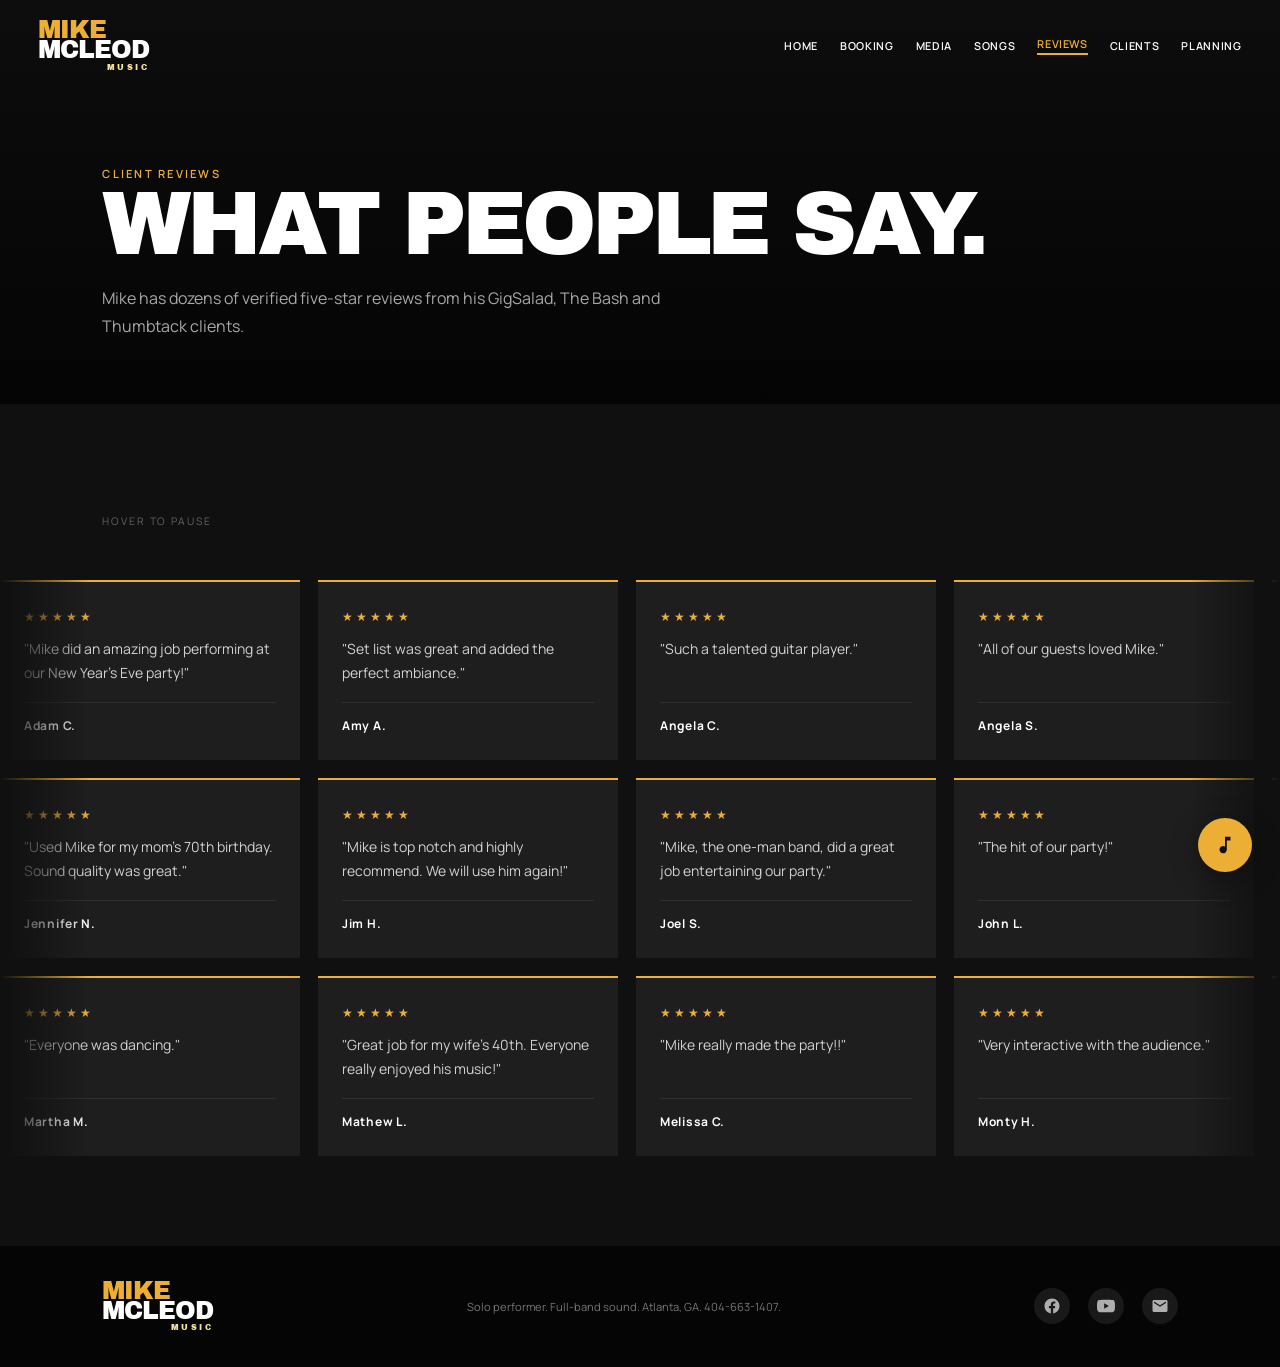
<file: reviews.html>
<!DOCTYPE html>
<html lang="en">
<head>
  <meta charset="UTF-8">
  <meta name="viewport" content="width=device-width, initial-scale=1.0">
  <meta name="theme-color" content="#101010">
  <link rel="icon" type="image/svg+xml" href="favicon.svg">

  <!-- Primary Meta -->
  <title>Mike McLeod Music | 5-Star Client Reviews</title>
  <meta name="description" content="46 five-star reviews for Mike McLeod Music from Atlanta birthday parties, holiday parties, New Year's Eve events, graduation parties, and private celebrations.">
  <meta name="robots" content="index, follow">
  <meta name="author" content="Mike McLeod">
  <link rel="canonical" href="https://mikemcleodmusic.com/reviews/">

  <!-- Geo -->
  <meta name="geo.region" content="US-GA">
  <meta name="geo.placename" content="Atlanta, Georgia">

  <!-- Open Graph -->
  <meta property="og:type" content="website">
  <meta property="og:site_name" content="Mike McLeod Music">
  <meta property="og:locale" content="en_US">
  <meta property="og:url" content="https://mikemcleodmusic.com/reviews/">
  <meta property="og:title" content="Mike McLeod Music | 5-Star Client Reviews">
  <meta property="og:description" content="46 five-star reviews from real clients who hired Mike McLeod for Atlanta birthday parties, corporate holiday parties, New Year's Eve events, and private celebrations.">
  <meta property="og:image" content="https://mikemcleodmusic.com/wp-content/uploads/2023/11/06-scaled.jpg">
  <meta property="og:image:width" content="1200">
  <meta property="og:image:height" content="800">
  <meta property="og:image:alt" content="Mike McLeod performing at a live event in Atlanta">

  <!-- Twitter Card -->
  <meta name="twitter:card" content="summary_large_image">
  <meta name="twitter:title" content="Mike McLeod Music | 5-Star Client Reviews">
  <meta name="twitter:description" content="46 five-star reviews from Atlanta birthday parties, corporate holiday parties, New Year's Eve events, and private celebrations.">
  <meta name="twitter:image" content="https://mikemcleodmusic.com/wp-content/uploads/2023/11/06-scaled.jpg">

  <!-- JSON-LD -->
  <script type="application/ld+json">
  {
    "@context": "https://schema.org",
    "@type": "LocalBusiness",
    "name": "Mike McLeod Music",
    "url": "https://mikemcleodmusic.com",
    "telephone": "+14046631407",
    "address": {
      "@type": "PostalAddress",
      "addressLocality": "Atlanta",
      "addressRegion": "GA",
      "addressCountry": "US"
    },
    "aggregateRating": {
      "@type": "AggregateRating",
      "ratingValue": "5",
      "ratingCount": "46",
      "bestRating": "5",
      "worstRating": "1"
    },
    "review": [
      {
        "@type": "Review",
        "reviewRating": { "@type": "Rating", "ratingValue": "5", "bestRating": "5" },
        "author": { "@type": "Person", "name": "Adam C." },
        "reviewBody": "Mike did an amazing job performing at our New Year's Eve party!"
      },
      {
        "@type": "Review",
        "reviewRating": { "@type": "Rating", "ratingValue": "5", "bestRating": "5" },
        "author": { "@type": "Person", "name": "Jason B." },
        "reviewBody": "Mike was amazing! Truly made the night memorable."
      },
      {
        "@type": "Review",
        "reviewRating": { "@type": "Rating", "ratingValue": "5", "bestRating": "5" },
        "author": { "@type": "Person", "name": "Taylor S." },
        "reviewBody": "Highlight of our holiday party. Great voice, and extremely talented."
      },
      {
        "@type": "Review",
        "reviewRating": { "@type": "Rating", "ratingValue": "5", "bestRating": "5" },
        "author": { "@type": "Person", "name": "Leo R." },
        "reviewBody": "Great job of reading the room. I would hire Mike again in a heartbeat."
      },
      {
        "@type": "Review",
        "reviewRating": { "@type": "Rating", "ratingValue": "5", "bestRating": "5" },
        "author": { "@type": "Person", "name": "Jim H." },
        "reviewBody": "Mike is top notch and highly recommend. We will use him again!"
      },
      {
        "@type": "Review",
        "reviewRating": { "@type": "Rating", "ratingValue": "5", "bestRating": "5" },
        "author": { "@type": "Person", "name": "Stephan C." },
        "reviewBody": "The highlight of our graduation party. He is a fantastic musician."
      }
    ]
  }
  </script>
  <link rel="preconnect" href="https://fonts.googleapis.com">
  <link rel="preconnect" href="https://fonts.gstatic.com" crossorigin>
  <link href="https://fonts.googleapis.com/css2?family=Archivo+Black&family=Manrope:wght@400;500;600;700&display=swap" rel="stylesheet">
  <link rel="stylesheet" href="styles.css">
</head>
<body>
  <header class="site-header">
    <a class="logo" href="index.html"><span>Mike</span> McLeod<small>Music</small></a>
    <button class="menu-button" type="button" aria-label="Open menu" aria-expanded="false">
      <span></span><span></span><span></span>
    </button>
    <nav>
      <a href="index.html">Home</a>
      <a href="booking.html">Booking</a>
      <a href="media.html">Media</a>
      <a href="songs.html">Songs</a>
      <a href="reviews.html" class="active">Reviews</a>
      <a href="clients.html">Clients</a>
      <a href="planning-guide.html">Planning</a>
    </nav>
  </header>

  <main>
    <div class="page-hero" style="background-image: linear-gradient(to bottom, rgba(0,0,0,0.2) 0%, rgba(0,0,0,0.75) 100%), url('https://mikemcleodmusic.com/wp-content/uploads/2023/11/06-scaled.jpg'); background-size: cover; background-position: center 40%;">
      <p class="eyebrow">Client reviews</p>
      <h1>What people say.</h1>
      <p>Mike has dozens of verified five-star reviews from his GigSalad, The Bash and Thumbtack clients.</p>
    </div>

    <section class="reviews-dark reviews-marquee-section">
      <div class="marquee-heading">
        <p class="marquee-hint">Hover to pause</p>
      </div>
      <div class="marquee-wrap" id="review-marquee"></div>
    </section>

  </main>

  <footer>
    <a class="logo" href="index.html"><span>Mike</span> McLeod<small>Music</small></a>
    <p>Solo performer. Full-band sound. Atlanta, GA. 404-663-1407.</p>
    <div class="footer-social">
      <a href="http://facebook.com/MikeMcLeodMusic" target="_blank" rel="noopener noreferrer" aria-label="Facebook">
        <svg viewBox="0 0 24 24" xmlns="http://www.w3.org/2000/svg"><path d="M22 12c0-5.523-4.477-10-10-10S2 6.477 2 12c0 4.991 3.657 9.128 8.438 9.878V14.89h-2.54V12h2.54V9.797c0-2.506 1.492-3.89 3.777-3.89 1.094 0 2.238.195 2.238.195v2.46h-1.26c-1.243 0-1.63.771-1.63 1.562V12h2.773l-.443 2.89h-2.33v6.988C18.343 21.128 22 16.991 22 12z"/></svg>
      </a>
      <a href="http://www.youtube.com/@MikeMcLeodMusic" target="_blank" rel="noopener noreferrer" aria-label="YouTube">
        <svg viewBox="0 0 24 24" xmlns="http://www.w3.org/2000/svg"><path d="M23.498 6.186a3.016 3.016 0 0 0-2.122-2.136C19.505 3.545 12 3.545 12 3.545s-7.505 0-9.377.505A3.017 3.017 0 0 0 .502 6.186C0 8.07 0 12 0 12s0 3.93.502 5.814a3.016 3.016 0 0 0 2.122 2.136c1.871.505 9.376.505 9.376.505s7.505 0 9.377-.505a3.015 3.015 0 0 0 2.122-2.136C24 15.93 24 12 24 12s0-3.93-.502-5.814zM9.545 15.568V8.432L15.818 12l-6.273 3.568z"/></svg>
      </a>
      <a href="mailto:MikeMcLeodMusic@gmail.com" aria-label="Email">
        <svg viewBox="0 0 24 24" xmlns="http://www.w3.org/2000/svg"><path d="M20 4H4c-1.1 0-2 .9-2 2v12c0 1.1.9 2 2 2h16c1.1 0 2-.9 2-2V6c0-1.1-.9-2-2-2zm0 4-8 5-8-5V6l8 5 8-5v2z"/></svg>
      </a>
    </div>
  </footer>
  <script src="script.js"></script>
</body>
</html>
</file>
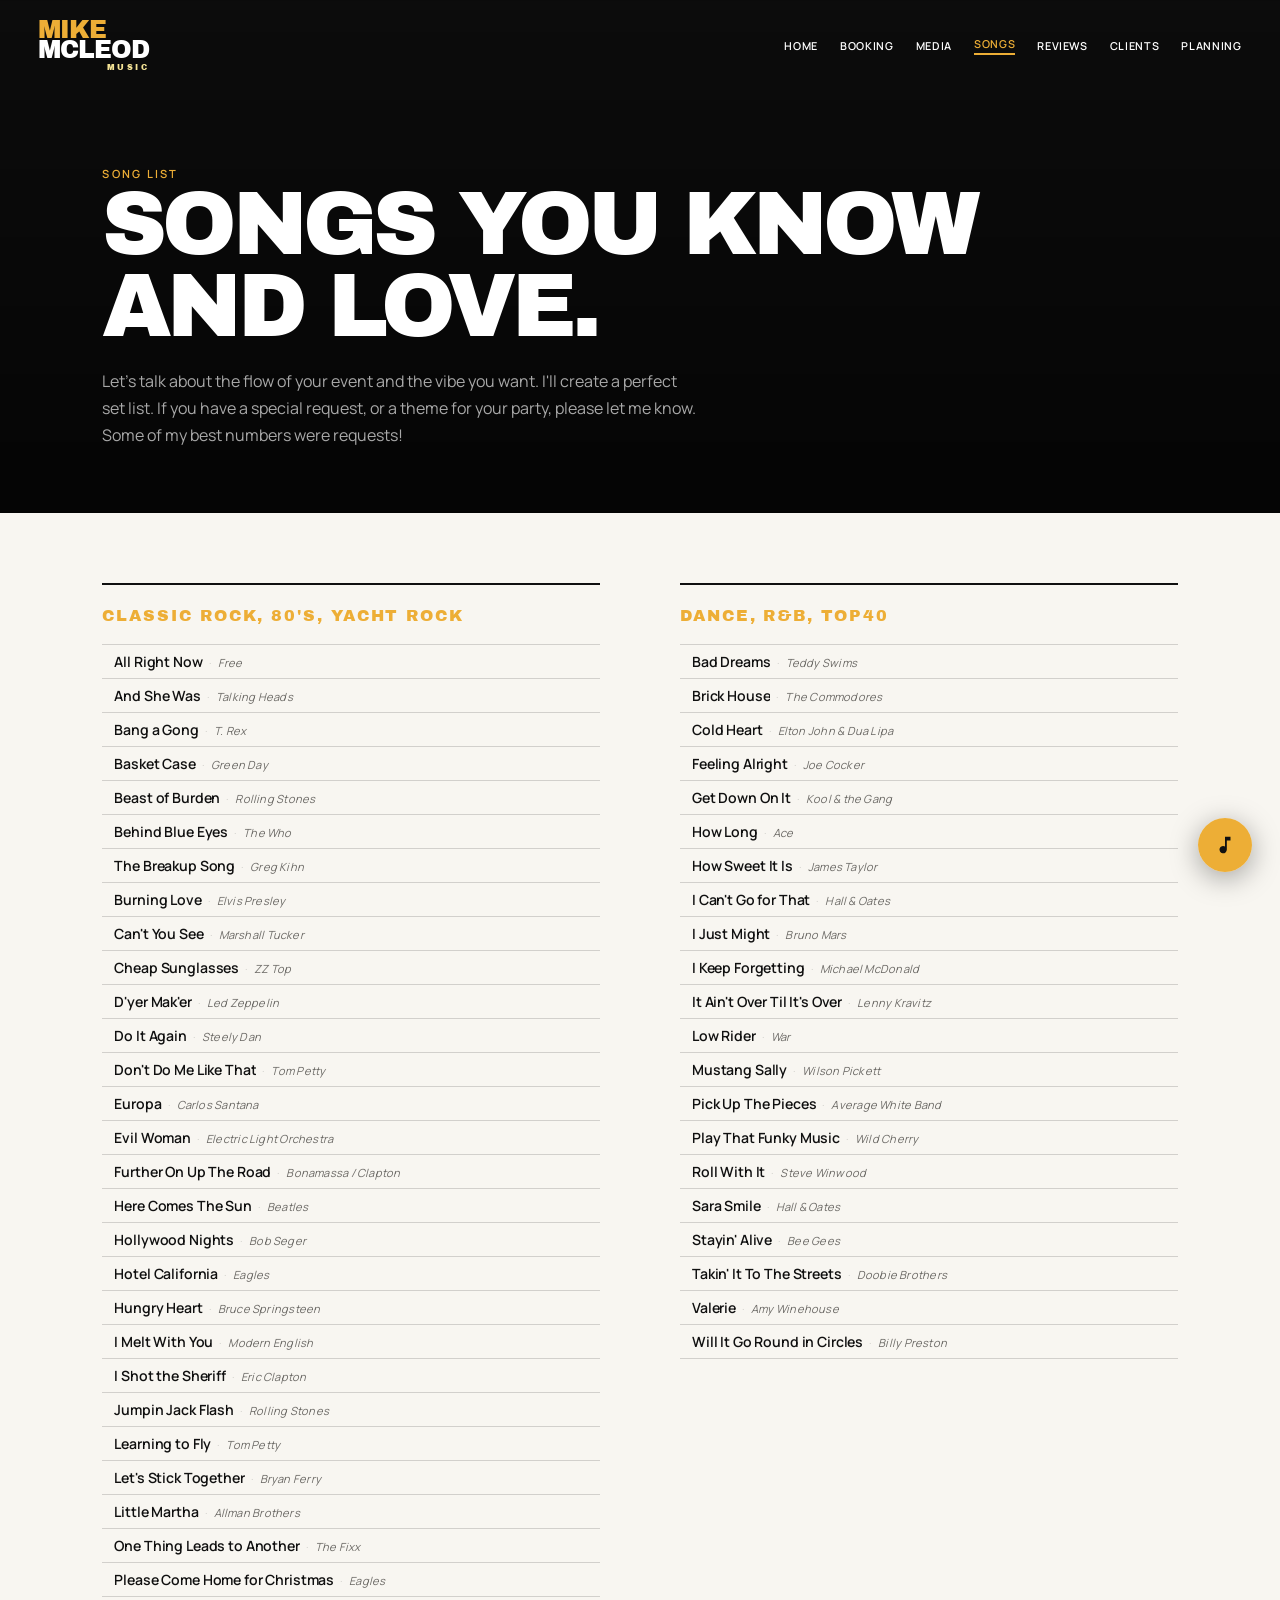
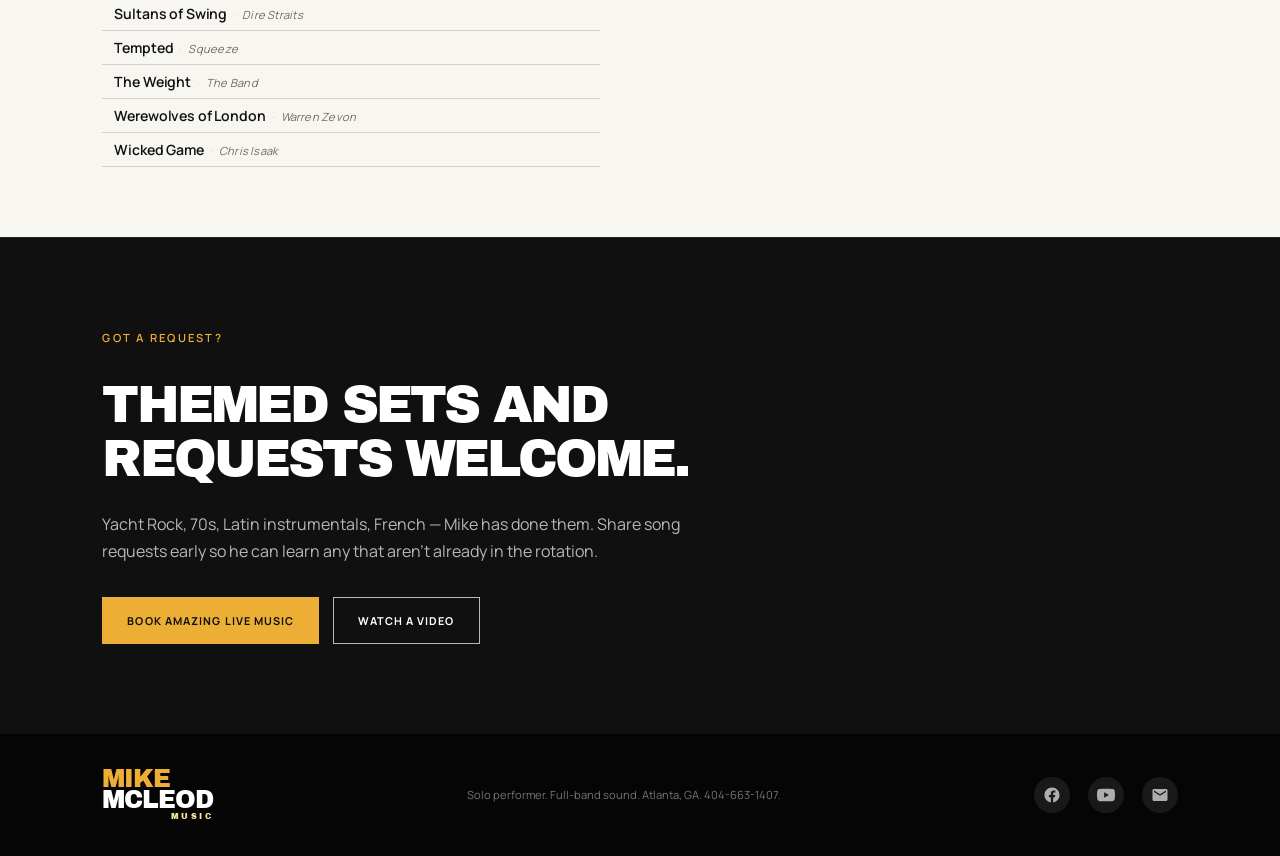
<file: songs.html>
<!DOCTYPE html>
<html lang="en">
<head>
  <meta charset="UTF-8">
  <meta name="viewport" content="width=device-width, initial-scale=1.0">
  <meta name="theme-color" content="#101010">
  <link rel="icon" type="image/svg+xml" href="favicon.svg">

  <!-- Primary Meta -->
  <title>Mike McLeod Music | Song List</title>
  <meta name="description" content="Mike McLeod's live song list — Classic Rock, 80s, 90s, Dance, R&B, and Top 40 covers tailored for weddings, corporate events, and private parties in Atlanta.">
  <meta name="robots" content="index, follow">
  <meta name="author" content="Mike McLeod">
  <link rel="canonical" href="https://mikemcleodmusic.com/songs/">

  <!-- Geo -->
  <meta name="geo.region" content="US-GA">
  <meta name="geo.placename" content="Atlanta, Georgia">

  <!-- Open Graph -->
  <meta property="og:type" content="website">
  <meta property="og:site_name" content="Mike McLeod Music">
  <meta property="og:locale" content="en_US">
  <meta property="og:url" content="https://mikemcleodmusic.com/songs/">
  <meta property="og:title" content="Mike McLeod Music | Song List">
  <meta property="og:description" content="The full song list: Classic Rock, 80s, 90s, Dance, R&B, and Top 40 covers tailored for your Atlanta event.">
  <meta property="og:image" content="https://mikemcleodmusic.com/wp-content/uploads/2023/11/main.jpg">
  <meta property="og:image:width" content="1200">
  <meta property="og:image:height" content="800">
  <meta property="og:image:alt" content="Mike McLeod performing live">

  <!-- Twitter Card -->
  <meta name="twitter:card" content="summary_large_image">
  <meta name="twitter:title" content="Mike McLeod Music | Song List">
  <meta name="twitter:description" content="Familiar songs, shaped for the moment. Classic Rock, 80s, 90s, Dance, R&B, Top 40 — tailored to your event.">
  <meta name="twitter:image" content="https://mikemcleodmusic.com/wp-content/uploads/2023/11/main.jpg">

  <link rel="preconnect" href="https://fonts.googleapis.com">
  <link rel="preconnect" href="https://fonts.gstatic.com" crossorigin>
  <link href="https://fonts.googleapis.com/css2?family=Archivo+Black&family=Manrope:wght@400;500;600;700&display=swap" rel="stylesheet">
  <link rel="stylesheet" href="styles.css">
</head>
<body>
  <header class="site-header">
    <a class="logo" href="index.html"><span>Mike</span> McLeod<small>Music</small></a>
    <button class="menu-button" type="button" aria-label="Open menu" aria-expanded="false">
      <span></span><span></span><span></span>
    </button>
    <nav>
      <a href="index.html">Home</a>
      <a href="booking.html">Booking</a>
      <a href="media.html">Media</a>
      <a href="songs.html" class="active">Songs</a>
      <a href="reviews.html">Reviews</a>
      <a href="clients.html">Clients</a>
      <a href="planning-guide.html">Planning</a>
    </nav>
  </header>

  <main>
    <div class="page-hero" style="background-image: linear-gradient(to bottom, rgba(0,0,0,0.25) 0%, rgba(0,0,0,0.72) 100%), url('https://mikemcleodmusic.com/wp-content/uploads/2023/11/main.jpg'); background-size: cover; background-position: center 30%;">
      <p class="eyebrow">Song list</p>
      <h1>Songs you know and love.</h1>
      <p>Let's talk about the flow of your event and the vibe you want. I'll create a perfect set list. If you have a special request, or a theme for your party, please let me know. Some of my best numbers were requests!</p>
    </div>

    <section class="setlist-section" id="music">
      <div class="setlist-columns setlist-columns--2">
        <div class="setlist-group">
          <div class="setlist-genre-label">Classic Rock, 80's, Yacht Rock</div>
          <ol class="setlist-rows">
            <li><span class="sl-title">All Right Now</span><span class="sl-sep">&middot;</span><span class="sl-artist">Free</span></li>
            <li><span class="sl-title">And She Was</span><span class="sl-sep">&middot;</span><span class="sl-artist">Talking Heads</span></li>
            <li><span class="sl-title">Bang a Gong</span><span class="sl-sep">&middot;</span><span class="sl-artist">T. Rex</span></li>
            <li><span class="sl-title">Basket Case</span><span class="sl-sep">&middot;</span><span class="sl-artist">Green Day</span></li>
            <li><span class="sl-title">Beast of Burden</span><span class="sl-sep">&middot;</span><span class="sl-artist">Rolling Stones</span></li>
            <li><span class="sl-title">Behind Blue Eyes</span><span class="sl-sep">&middot;</span><span class="sl-artist">The Who</span></li>
            <li><span class="sl-title">The Breakup Song</span><span class="sl-sep">&middot;</span><span class="sl-artist">Greg Kihn</span></li>
            <li><span class="sl-title">Burning Love</span><span class="sl-sep">&middot;</span><span class="sl-artist">Elvis Presley</span></li>
            <li><span class="sl-title">Can't You See</span><span class="sl-sep">&middot;</span><span class="sl-artist">Marshall Tucker</span></li>
            <li><span class="sl-title">Cheap Sunglasses</span><span class="sl-sep">&middot;</span><span class="sl-artist">ZZ Top</span></li>
            <li><span class="sl-title">D'yer Mak'er</span><span class="sl-sep">&middot;</span><span class="sl-artist">Led Zeppelin</span></li>
            <li><span class="sl-title">Do It Again</span><span class="sl-sep">&middot;</span><span class="sl-artist">Steely Dan</span></li>
            <li><span class="sl-title">Don't Do Me Like That</span><span class="sl-sep">&middot;</span><span class="sl-artist">Tom Petty</span></li>
            <li><span class="sl-title">Europa</span><span class="sl-sep">&middot;</span><span class="sl-artist">Carlos Santana</span></li>
            <li><span class="sl-title">Evil Woman</span><span class="sl-sep">&middot;</span><span class="sl-artist">Electric Light Orchestra</span></li>
            <li><span class="sl-title">Further On Up The Road</span><span class="sl-sep">&middot;</span><span class="sl-artist">Bonamassa / Clapton</span></li>
            <li><span class="sl-title">Here Comes The Sun</span><span class="sl-sep">&middot;</span><span class="sl-artist">Beatles</span></li>
            <li><span class="sl-title">Hollywood Nights</span><span class="sl-sep">&middot;</span><span class="sl-artist">Bob Seger</span></li>
            <li><span class="sl-title">Hotel California</span><span class="sl-sep">&middot;</span><span class="sl-artist">Eagles</span></li>
            <li><span class="sl-title">Hungry Heart</span><span class="sl-sep">&middot;</span><span class="sl-artist">Bruce Springsteen</span></li>
            <li><span class="sl-title">I Melt With You</span><span class="sl-sep">&middot;</span><span class="sl-artist">Modern English</span></li>
            <li><span class="sl-title">I Shot the Sheriff</span><span class="sl-sep">&middot;</span><span class="sl-artist">Eric Clapton</span></li>
            <li><span class="sl-title">Jumpin Jack Flash</span><span class="sl-sep">&middot;</span><span class="sl-artist">Rolling Stones</span></li>
            <li><span class="sl-title">Learning to Fly</span><span class="sl-sep">&middot;</span><span class="sl-artist">Tom Petty</span></li>
            <li><span class="sl-title">Let's Stick Together</span><span class="sl-sep">&middot;</span><span class="sl-artist">Bryan Ferry</span></li>
            <li><span class="sl-title">Little Martha</span><span class="sl-sep">&middot;</span><span class="sl-artist">Allman Brothers</span></li>
            <li><span class="sl-title">One Thing Leads to Another</span><span class="sl-sep">&middot;</span><span class="sl-artist">The Fixx</span></li>
            <li><span class="sl-title">Please Come Home for Christmas</span><span class="sl-sep">&middot;</span><span class="sl-artist">Eagles</span></li>
            <li><span class="sl-title">Sultans of Swing</span><span class="sl-sep">&middot;</span><span class="sl-artist">Dire Straits</span></li>
            <li><span class="sl-title">Tempted</span><span class="sl-sep">&middot;</span><span class="sl-artist">Squeeze</span></li>
            <li><span class="sl-title">The Weight</span><span class="sl-sep">&middot;</span><span class="sl-artist">The Band</span></li>
            <li><span class="sl-title">Werewolves of London</span><span class="sl-sep">&middot;</span><span class="sl-artist">Warren Zevon</span></li>
            <li><span class="sl-title">Wicked Game</span><span class="sl-sep">&middot;</span><span class="sl-artist">Chris Isaak</span></li>
          </ol>
        </div>
        <div class="setlist-group">
          <div class="setlist-genre-label">Dance, R&amp;B, Top40</div>
          <ol class="setlist-rows">
            <li><span class="sl-title">Bad Dreams</span><span class="sl-sep">&middot;</span><span class="sl-artist">Teddy Swims</span></li>
            <li><span class="sl-title">Brick House</span><span class="sl-sep">&middot;</span><span class="sl-artist">The Commodores</span></li>
            <li><span class="sl-title">Cold Heart</span><span class="sl-sep">&middot;</span><span class="sl-artist">Elton John &amp; Dua Lipa</span></li>
            <li><span class="sl-title">Feeling Alright</span><span class="sl-sep">&middot;</span><span class="sl-artist">Joe Cocker</span></li>
            <li><span class="sl-title">Get Down On It</span><span class="sl-sep">&middot;</span><span class="sl-artist">Kool &amp; the Gang</span></li>
            <li><span class="sl-title">How Long</span><span class="sl-sep">&middot;</span><span class="sl-artist">Ace</span></li>
            <li><span class="sl-title">How Sweet It Is</span><span class="sl-sep">&middot;</span><span class="sl-artist">James Taylor</span></li>
            <li><span class="sl-title">I Can't Go for That</span><span class="sl-sep">&middot;</span><span class="sl-artist">Hall &amp; Oates</span></li>
            <li><span class="sl-title">I Just Might</span><span class="sl-sep">&middot;</span><span class="sl-artist">Bruno Mars</span></li>
            <li><span class="sl-title">I Keep Forgetting</span><span class="sl-sep">&middot;</span><span class="sl-artist">Michael McDonald</span></li>
            <li><span class="sl-title">It Ain't Over Til It's Over</span><span class="sl-sep">&middot;</span><span class="sl-artist">Lenny Kravitz</span></li>
            <li><span class="sl-title">Low Rider</span><span class="sl-sep">&middot;</span><span class="sl-artist">War</span></li>
            <li><span class="sl-title">Mustang Sally</span><span class="sl-sep">&middot;</span><span class="sl-artist">Wilson Pickett</span></li>
            <li><span class="sl-title">Pick Up The Pieces</span><span class="sl-sep">&middot;</span><span class="sl-artist">Average White Band</span></li>
            <li><span class="sl-title">Play That Funky Music</span><span class="sl-sep">&middot;</span><span class="sl-artist">Wild Cherry</span></li>
            <li><span class="sl-title">Roll With It</span><span class="sl-sep">&middot;</span><span class="sl-artist">Steve Winwood</span></li>
            <li><span class="sl-title">Sara Smile</span><span class="sl-sep">&middot;</span><span class="sl-artist">Hall &amp; Oates</span></li>
            <li><span class="sl-title">Stayin' Alive</span><span class="sl-sep">&middot;</span><span class="sl-artist">Bee Gees</span></li>
            <li><span class="sl-title">Takin' It To The Streets</span><span class="sl-sep">&middot;</span><span class="sl-artist">Doobie Brothers</span></li>
            <li><span class="sl-title">Valerie</span><span class="sl-sep">&middot;</span><span class="sl-artist">Amy Winehouse</span></li>
            <li><span class="sl-title">Will It Go Round in Circles</span><span class="sl-sep">&middot;</span><span class="sl-artist">Billy Preston</span></li>
          </ol>
        </div>
      </div>
    </section>

    <section class="video-cta">
      <div class="video-cta-inner">
        <p class="eyebrow">Got a request?</p>
        <h2>Themed sets and requests welcome.</h2>
        <p>Yacht Rock, 70s, Latin instrumentals, French — Mike has done them. Share song requests early so he can learn any that aren't already in the rotation.</p>
        <div class="video-cta-buttons">
          <a class="button primary" href="booking.html">Book Amazing Live Music</a>
          <a class="button outline" href="media.html">Watch a video</a>
        </div>
      </div>
    </section>
  </main>

  <footer>
    <a class="logo" href="index.html"><span>Mike</span> McLeod<small>Music</small></a>
    <p>Solo performer. Full-band sound. Atlanta, GA. 404-663-1407.</p>
    <div class="footer-social">
      <a href="http://facebook.com/MikeMcLeodMusic" target="_blank" rel="noopener noreferrer" aria-label="Facebook">
        <svg viewBox="0 0 24 24" xmlns="http://www.w3.org/2000/svg"><path d="M22 12c0-5.523-4.477-10-10-10S2 6.477 2 12c0 4.991 3.657 9.128 8.438 9.878V14.89h-2.54V12h2.54V9.797c0-2.506 1.492-3.89 3.777-3.89 1.094 0 2.238.195 2.238.195v2.46h-1.26c-1.243 0-1.63.771-1.63 1.562V12h2.773l-.443 2.89h-2.33v6.988C18.343 21.128 22 16.991 22 12z"/></svg>
      </a>
      <a href="http://www.youtube.com/@MikeMcLeodMusic" target="_blank" rel="noopener noreferrer" aria-label="YouTube">
        <svg viewBox="0 0 24 24" xmlns="http://www.w3.org/2000/svg"><path d="M23.498 6.186a3.016 3.016 0 0 0-2.122-2.136C19.505 3.545 12 3.545 12 3.545s-7.505 0-9.377.505A3.017 3.017 0 0 0 .502 6.186C0 8.07 0 12 0 12s0 3.93.502 5.814a3.016 3.016 0 0 0 2.122 2.136c1.871.505 9.376.505 9.376.505s7.505 0 9.377-.505a3.015 3.015 0 0 0 2.122-2.136C24 15.93 24 12 24 12s0-3.93-.502-5.814zM9.545 15.568V8.432L15.818 12l-6.273 3.568z"/></svg>
      </a>
      <a href="mailto:MikeMcLeodMusic@gmail.com" aria-label="Email">
        <svg viewBox="0 0 24 24" xmlns="http://www.w3.org/2000/svg"><path d="M20 4H4c-1.1 0-2 .9-2 2v12c0 1.1.9 2 2 2h16c1.1 0 2-.9 2-2V6c0-1.1-.9-2-2-2zm0 4-8 5-8-5V6l8 5 8-5v2z"/></svg>
      </a>
    </div>
  </footer>
  <script src="script.js"></script>
</body>
</html>
</file>
<file: styles.css>
:root {
  --cream: #f0ede7;
  --paper: #f8f6f1;
  --ink: #101010;
  --muted: #6d6b67;
  --rust: #edae36;
  --line: rgba(16, 16, 16, 0.16);
}

* { box-sizing: border-box; }
html { scroll-behavior: smooth; }
body { margin: 0; color: var(--ink); background: var(--paper); font-family: "Manrope", sans-serif; animation: pageFadeIn .5s ease; }
@keyframes pageFadeIn { from { opacity: 0; } to { opacity: 1; } }

/* Hero content stagger on page load */
@keyframes heroSlideUp { from { opacity: 0; transform: translateY(24px); } to { opacity: 1; transform: translateY(0); } }
.page-hero > .eyebrow, .hero .eyebrow { animation: heroSlideUp .8s cubic-bezier(.2,.9,.3,1) .1s both; }
.page-hero > h1, .hero h1 { animation: heroSlideUp .9s cubic-bezier(.2,.9,.3,1) .25s both; }
.page-hero > p, .hero > p { animation: heroSlideUp .9s cubic-bezier(.2,.9,.3,1) .4s both; }

/* Unified button hover polish */
.button { transition: transform .2s ease, box-shadow .25s ease, background .2s ease, color .2s ease, border-color .2s ease; }
.button.primary:hover { transform: translateY(-2px); box-shadow: 0 10px 26px rgba(237,174,54,.32); }
.button.outline:hover { transform: translateY(-2px); }
.button.outline-dark:hover { transform: translateY(-2px); background: var(--ink); color: white; }

/* Media page - videos hover lift */
.video-grid article { transition: transform .3s ease; }
.video-grid article:hover { transform: translateY(-6px); }
.video-embed { transition: box-shadow .3s ease; }
.video-grid article:hover .video-embed { box-shadow: 0 14px 34px rgba(0,0,0,.18); }

/* Media page - photo gentle scale + brightness on hover */
.photo-grid figure { transition: transform .4s cubic-bezier(.2,.9,.3,1); overflow: hidden; }
.photo-grid figure:hover { transform: scale(1.015); }
.photo-grid figure img { transition: filter .35s ease, transform .8s ease; }
.photo-grid figure:hover img { filter: brightness(1.06) contrast(1.04); transform: scale(1.04); }
.photo-grid figure figcaption { transition: color .25s ease; }
.photo-grid figure:hover figcaption { color: var(--rust); }

/* Planning timeline - step reveal (JS toggles .pg-in) */
.pg-step { opacity: 0; transform: translateX(-24px); transition: opacity .7s ease, transform .7s ease; }
.pg-step.pg-in { opacity: 1; transform: translateX(0); }
.pg-step-num { transition: transform .3s ease, background .25s ease, color .25s ease; }
.pg-step.pg-in .pg-step-num { animation: stepPop .6s cubic-bezier(.34,1.56,.64,1); }
@keyframes stepPop { 0% { transform: scale(0); } 60% { transform: scale(1.18); } 100% { transform: scale(1); } }

/* Songs page - row slide-in on scroll */
.setlist-rows li { transition: transform .18s ease, background .18s ease; }
.setlist-rows li:hover { transform: translateX(6px); }

/* Reduce motion preference */
@media (prefers-reduced-motion: reduce) {
  html { scroll-behavior: auto; }
  *, *::before, *::after { animation-duration: .01ms !important; animation-iteration-count: 1 !important; transition-duration: .01ms !important; }
}
a { color: inherit; text-decoration: none; }
button, input, select, textarea { font: inherit; }
h1, h2, .logo, .album-title, .release-copy h2 { font-family: "Archivo Black", sans-serif; font-weight: 400; text-transform: uppercase; }
h3 { font-family: "Manrope", sans-serif; }
.site-header { position: fixed; z-index: 100; top: 0; left: 0; width: 100%; display: flex; align-items: center; justify-content: space-between; padding: 20px 3vw; color: white; transition: background-color .3s ease, padding .3s ease, backdrop-filter .3s ease; }
.site-header.scrolled { background: rgba(10,10,10,.95); backdrop-filter: blur(12px); padding-top: 13px; padding-bottom: 13px; }
.logo { display: flex; flex-direction: column; font-size: 1.55rem; line-height: .82; letter-spacing: -.04em; }
.logo span { color: var(--rust); }
.logo small { display: block; margin-top: 4px; font-size: .5rem; letter-spacing: .32em; font-weight: 400; color: #f5e496; text-transform: uppercase; text-align: right; }
nav { display: flex; align-items: center; flex-wrap: nowrap; gap: 22px; font-size: .68rem; font-weight: 600; letter-spacing: .06em; text-transform: uppercase; }
.nav-cta { color: var(--rust); }
.site-header nav a.active { color: var(--rust) !important; border-bottom: 2px solid var(--rust); padding-bottom: 2px; }
.menu-button { display: none; padding: 6px; border: 0; background: none; }
.menu-button span { display: block; width: 24px; height: 1px; margin: 5px; background: white; }
.hero { min-height: 100vh; position: relative; display: flex; align-items: end; padding: 140px 5vw 80px; overflow: hidden; color: white; background: #0b0b0b; }
.hero-video { position: absolute; z-index: 0; inset: 0; width: 100%; height: 100%; object-fit: cover; object-position: center; }
.hero-youtube { position: absolute; z-index: 0; top: 50%; left: 50%; width: 100vw; height: 56.25vw; min-width: 177.78vh; min-height: 100vh; border: 0; transform: translate(-50%, -50%); pointer-events: none; }
.hero-overlay { position: absolute; z-index: 1; inset: 0; background: linear-gradient(0deg, rgba(0,0,0,.82) 0%, rgba(0,0,0,.32) 50%, rgba(0,0,0,.55) 100%); pointer-events: none; }
.hero-content { position: relative; z-index: 2; max-width: 680px; }
.hero-wordmark { position: absolute; z-index: 2; top: 96px; left: 50%; display: flex; flex-direction: column; align-items: stretch; color: var(--rust); font-family: "Archivo Black", sans-serif; font-size: clamp(3.2rem, 8.5vw, 8.4rem); line-height: .75; letter-spacing: -.08em; text-transform: uppercase; transform: translateX(-50%); white-space: nowrap; }
.hero-wordmark-name { display: flex; align-items: baseline; justify-content: center; }
.hero-wordmark span { color: #f5e496; font-size: .55em; transform: translateY(-.55em); }
.hero-wm-mike { display: inline-flex; align-items: baseline; gap: .08em; letter-spacing: 0; }
.hero-wm-mike em { font-style: normal; letter-spacing: -.08em; }
.hero-wordmark strong { font-weight: 400; }
.hero-wm-c { font-style: normal; font-size: .5em; vertical-align: baseline; letter-spacing: -.02em; }
.hero-wordmark-tag { margin-top: .18em; color: #f5e496; font-size: .3em; letter-spacing: .35em; font-weight: 400; text-align: right; }
.eyebrow { margin: 0 0 18px; color: var(--rust); font-size: .7rem; font-weight: 600; letter-spacing: .2em; text-transform: uppercase; }
.hero .eyebrow { color: var(--rust); }
h1 { max-width: 650px; margin: 0 0 24px; font-size: clamp(2.8rem, 6vw, 6.3rem); line-height: .92; letter-spacing: -.055em; }
.button { display: inline-flex; justify-content: center; padding: 15px 24px; border: 1px solid transparent; cursor: pointer; text-transform: uppercase; letter-spacing: .1em; font-size: .68rem; font-weight: 700; }
.primary { color: var(--ink); background: var(--rust); }
.outline { border-color: rgba(255,255,255,.7); color: white; transition: background .2s ease, border-color .2s ease; }
.outline:hover { background: rgba(255,255,255,.1); border-color: white; }
.outline-dark { border-color: var(--ink); color: var(--ink); }
.text-link { font-size: .75rem; font-weight: 600; letter-spacing: .1em; text-transform: uppercase; }
.play-icon { display: inline-grid; width: 33px; height: 33px; margin-right: 8px; place-items: center; border: 1px solid currentColor; border-radius: 50%; font-size: .55rem; }
.scroll-hint { position: absolute; right: 4vw; bottom: 35px; color: rgba(255,255,255,.65); font-size: .65rem; letter-spacing: .18em; text-transform: uppercase; }
.scroll-hint span { margin-left: 10px; }
.section { padding: 110px 8vw; }
.release { display: grid; grid-template-columns: 1.2fr .8fr; gap: 7vw; align-items: center; background: var(--paper); }
.release-art { position: relative; min-height: 610px; overflow: hidden; background: #dedbd4; }
.album-card { position: absolute; overflow: hidden; background: #aaa; box-shadow: 0 20px 50px rgba(0,0,0,.18); }
.album-card img { width: 100%; height: 100%; object-fit: cover; filter: saturate(.7); }
.album-one { left: 5%; bottom: -5%; width: 48%; height: 72%; transform: rotate(-4deg); }
.album-two { right: 4%; top: 8%; width: 42%; height: 65%; transform: rotate(4deg); }
.album-title { position: absolute; z-index: 2; top: 35px; left: 35px; display: flex; flex-direction: column; color: var(--ink); font-size: clamp(2.7rem, 6vw, 6.2rem); line-height: .78; letter-spacing: -.08em; }
.album-title span { font-size: .4em; }
.album-title strong { color: var(--rust); font-weight: 400; }
.album-title small { margin-top: 18px; font-family: "Manrope", sans-serif; font-size: .11em; font-weight: 700; letter-spacing: .18em; text-transform: uppercase; }
.release-copy h2 { font-size: clamp(4rem, 8vw, 8rem); line-height: .82; letter-spacing: -.08em; }
.release-copy > p:not(.eyebrow) { max-width: 540px; color: var(--muted); line-height: 1.8; }
.release-actions { display: flex; gap: 10px; margin: 30px 0 55px; }
.newsletter { display: block; padding-top: 28px; border-top: 1px solid var(--line); }
.newsletter > span { display: block; font-size: 1.35rem; font-weight: 700; letter-spacing: .08em; text-transform: uppercase; }
.newsletter > p { margin: 8px 0 20px; color: var(--muted); font-size: .75rem; }
.newsletter > div { display: grid; grid-template-columns: 1fr auto; }
.newsletter input { margin: 0; padding: 13px 0; }
.newsletter button { border: 1px solid var(--rust); padding: 0 18px; color: var(--ink); background: transparent; cursor: pointer; font-size: .65rem; font-weight: 700; letter-spacing: .1em; text-transform: uppercase; }
.newsletter .newsletter-message { margin-bottom: 0; color: #96701e; }
.about { display: grid; grid-template-columns: 1fr 3fr; gap: 40px; background: var(--cream); }
.section-label { color: var(--muted); font-size: .65rem; letter-spacing: .15em; }
.about-copy { max-width: 900px; }
h2 { margin: 0; max-width: 850px; font-size: clamp(3rem, 6vw, 5.8rem); line-height: .92; letter-spacing: -.055em; }
.about-copy > p:not(.eyebrow) { max-width: 650px; margin: 30px 0; color: var(--muted); line-height: 1.85; }
.stats { display: grid; grid-template-columns: repeat(3, 1fr); margin-top: 55px; padding-top: 30px; border-top: 1px solid var(--line); gap: 20px; }
.stats strong, .stats span { display: block; }
.stats strong { font-family: "Archivo Black", sans-serif; font-size: 2.1rem; font-weight: 400; }
.stats span { color: var(--muted); font-size: .72rem; }
.setlist-section { background: var(--paper); padding: 70px 8vw; }
.setlist-header { display: flex; align-items: flex-end; justify-content: space-between; margin-bottom: 28px; }
.setlist-header h2 { font-size: clamp(1.6rem, 2.5vw, 2.4rem); }
.setlist-columns { display: grid; grid-template-columns: 1fr 1fr 1fr; gap: 0 40px; }
.setlist-columns.setlist-columns--2 { grid-template-columns: 1fr 1fr; gap: 0 80px; }
.setlist-group { border-top: 2px solid var(--ink); }
.setlist-genre-label { font-family: "Archivo Black", sans-serif; font-size: .62rem; letter-spacing: .16em; text-transform: uppercase; color: var(--rust); padding: 16px 0 14px; border-bottom: 1px solid var(--line); }
.setlist-columns--2 .setlist-genre-label { font-size: 1rem; letter-spacing: .12em; padding: 22px 0 20px; }
.setlist-rows { list-style: none; margin: 0; padding: 0; }
.setlist-rows li { position: relative; display: flex; align-items: baseline; gap: 6px; padding: 7px 0 7px 12px; border-bottom: 1px solid var(--line); transition: background .15s; }
.setlist-rows li::before { content: ''; position: absolute; left: 0; top: 50%; transform: translateY(-50%); width: 3px; height: 0; background: var(--rust); border-radius: 2px; transition: height 0.2s ease; }
.setlist-rows li:hover::before { height: 70%; }
.setlist-rows li:hover .sl-title { color: var(--rust); }
.sl-num { display: none; }
.sl-title { font-size: .88rem; font-weight: 600; color: var(--ink); letter-spacing: -.01em; transition: color .15s; white-space: nowrap; overflow: hidden; text-overflow: ellipsis; flex-shrink: 1; min-width: 0; }
.setlist-footer { margin-top: 40px; padding-top: 32px; border-top: 1px solid var(--line); display: flex; align-items: center; justify-content: space-between; gap: 24px; flex-wrap: wrap; }
.setlist-footer p { margin: 0; color: var(--muted); font-size: .82rem; line-height: 1.7; max-width: 560px; }
.setlist-footer .button { flex-shrink: 0; }
.sl-sep { font-size: .7rem; color: var(--line); flex-shrink: 0; }
.sl-artist { font-size: .7rem; color: var(--muted); font-style: italic; letter-spacing: .02em; white-space: nowrap; flex-shrink: 0; }
.section-heading { display: flex; align-items: end; justify-content: space-between; margin-bottom: 50px; }
.track-list { border-top: 1px solid var(--line); }
.track { display: grid; grid-template-columns: auto 1fr auto; align-items: center; gap: 20px; padding: 24px 8px; border-bottom: 1px solid var(--line); }
.track-play { width: 45px; height: 45px; border: 1px solid var(--line); border-radius: 50%; background: transparent; color: var(--rust); cursor: pointer; }
.track span { color: var(--rust); font-size: .6rem; letter-spacing: .15em; text-transform: uppercase; }
.track h3 { margin: 4px 0 0; font-size: 1.15rem; text-transform: uppercase; }
.track time { color: var(--muted); font-size: .75rem; }
.track.playing { color: var(--rust); }
.track.loading { opacity: .55; }
.music-note { display: flex; align-items: baseline; gap: 18px; margin-top: 24px; color: var(--muted); font-size: .7rem; }
.music-note span { flex: 0 0 auto; color: var(--rust); font-weight: 600; letter-spacing: .12em; text-transform: uppercase; }
.music-note p { margin: 0; }
.gallery { background: var(--cream); }
.section-intro { max-width: 390px; margin: 0; color: var(--muted); font-size: .78rem; line-height: 1.8; }
.photo-grid { display: grid; grid-template-columns: repeat(4, 1fr); grid-auto-rows: 260px; gap: 12px; grid-auto-flow: dense; }
.photo-grid figure { position: relative; overflow: hidden; margin: 0; background: #d7cfc3; }
.photo-grid .photo-wide { grid-column: span 2; }
.photo-grid .photo-tall { grid-row: span 2; }
.photo-grid img { width: 100%; height: 100%; object-fit: cover; filter: saturate(.75); transition: transform .5s ease, filter .5s ease; }
.photo-grid figure:hover img { transform: scale(1.035); filter: saturate(1); }
.photo-grid figcaption { position: absolute; right: 12px; bottom: 12px; left: 12px; padding: 10px 12px; color: white; background: rgba(25,23,21,.58); backdrop-filter: blur(8px); font-size: .62rem; letter-spacing: .08em; text-transform: uppercase; }
.videos { color: white; background: #25221f; }
.videos .eyebrow { color: #e2a793; }
.video-grid { display: grid; grid-template-columns: repeat(2, 1fr); gap: 28px; }
.video-embed { position: relative; overflow: hidden; aspect-ratio: 16 / 9; margin-bottom: 18px; background: #161412; }
.video-embed iframe { position: absolute; inset: 0; width: 100%; height: 100%; border: 0; }
.video-grid span { color: #e2a793; font-size: .62rem; letter-spacing: .14em; text-transform: uppercase; }
.video-grid h3 { margin: 6px 0 0; font-size: 1.8rem; }
.video-note { margin: 30px 0 0; color: rgba(255,255,255,.5); font-size: .7rem; }
.video-cta { background: var(--ink); color: white; padding: 90px 8vw; border-top: 1px solid rgba(255,255,255,.08); }
.video-cta-inner { max-width: 720px; }
.video-cta .eyebrow { color: var(--rust); }
.video-cta h2 { color: white; font-size: clamp(2rem, 4vw, 3.4rem); margin: 12px 0 24px; line-height: 1.05; }
.video-cta p { color: rgba(255,255,255,.7); line-height: 1.7; margin: 0 0 32px; max-width: 620px; }
.video-cta-buttons { display: flex; gap: 14px; flex-wrap: wrap; }
.shows { color: white; background: #101010; }
.shows .eyebrow { color: #e2a793; }
.show-list { border-top: 1px solid rgba(255,255,255,.15); }
.show-list article { display: grid; grid-template-columns: 85px 1fr auto; align-items: center; gap: 20px; padding: 26px 0; border-bottom: 1px solid rgba(255,255,255,.15); }
.show-list time { color: #e2a793; font-size: .62rem; letter-spacing: .15em; text-align: center; }
.show-list time strong { display: block; font-family: "Archivo Black", sans-serif; font-size: 2rem; font-weight: 400; line-height: .8; }
.show-list h3 { margin: 0 0 5px; font-size: 1rem; text-transform: uppercase; }
.show-list p { margin: 0; color: rgba(255,255,255,.55); font-size: .75rem; }
.show-list a { padding: 11px 18px; border: 1px solid rgba(255,255,255,.3); border-radius: 99px; font-size: .65rem; letter-spacing: .1em; text-transform: uppercase; }
.booking { display: grid; grid-template-columns: 1fr 1fr; gap: 8vw; background: var(--cream); }
.booking > div > p:last-child { max-width: 480px; color: var(--muted); line-height: 1.7; }
form { display: grid; grid-template-columns: 1fr 1fr; gap: 18px; }
label { color: var(--muted); font-size: .65rem; letter-spacing: .08em; text-transform: uppercase; }
input, select, textarea { width: 100%; margin-top: 8px; padding: 12px 0; border: 0; border-bottom: 1px solid var(--line); border-radius: 0; outline: none; background: transparent; color: var(--ink); }
textarea { resize: vertical; }
.full { grid-column: 1 / -1; }
.form-message { margin: 0; color: var(--rust); font-size: .75rem; }
footer { display: flex; align-items: center; justify-content: space-between; padding: 35px 8vw; color: white; background: #050505; }
footer p { color: rgba(255,255,255,.45); font-size: .7rem; }
footer div { display: flex; gap: 20px; font-size: .65rem; letter-spacing: .1em; text-transform: uppercase; }
.footer-social { display: flex; gap: 18px; align-items: center; }
.footer-social a { display: flex; align-items: center; justify-content: center; width: 36px; height: 36px; border-radius: 50%; background: rgba(255,255,255,.08); color: rgba(255,255,255,.65); transition: background .2s, color .2s, transform .2s; }
.footer-social a:hover { background: var(--rust); color: #fff; transform: scale(1.12); }
.footer-social svg { width: 18px; height: 18px; fill: currentColor; display: block; }

/* ── Scroll reveal ──────────────────────────────────────── */
.reveal { opacity: 0; transform: translateY(30px); transition: opacity 0.65s ease, transform 0.65s ease; }
.reveal.revealed { opacity: 1; transform: translateY(0); }

/* ── Logo stagger + glow ────────────────────────────────── */
.logo-cell { opacity: 0; transform: scale(0.9); transition: opacity 0.4s ease, transform 0.4s ease, box-shadow 0.3s ease; }
.logo-cell.logo-in { opacity: 1; transform: scale(1); }
.logo-cell.logo-glow { animation: logoPop 0.5s ease forwards; }
@keyframes logoPop { 0% { box-shadow: 0 0 0 0 rgba(237,174,54,.5); } 60% { box-shadow: 0 0 0 10px rgba(237,174,54,0); } 100% { box-shadow: 0 2px 12px rgba(0,0,0,.07); } }

/* ── Lightbox ───────────────────────────────────────────── */
.lightbox { position: fixed; inset: 0; z-index: 1000; background: rgba(0,0,0,.92); display: flex; align-items: center; justify-content: center; opacity: 0; pointer-events: none; transition: opacity 0.3s ease; }
.lightbox.open { opacity: 1; pointer-events: all; }
.lightbox-content { position: relative; max-width: 90vw; max-height: 88vh; display: flex; flex-direction: column; align-items: center; }
.lightbox-content img { max-width: 90vw; max-height: 80vh; object-fit: contain; display: block; border-radius: 4px; }
.lightbox-caption { margin-top: 14px; color: rgba(255,255,255,.65); font-size: .72rem; letter-spacing: .1em; text-transform: uppercase; }
.lb-close { position: fixed; top: 24px; right: 28px; background: none; border: none; color: white; font-size: 2rem; cursor: pointer; opacity: .7; transition: opacity .2s; line-height: 1; }
.lb-close:hover { opacity: 1; }
.lb-prev, .lb-next { position: fixed; top: 50%; transform: translateY(-50%); background: rgba(255,255,255,.1); border: 1px solid rgba(255,255,255,.2); color: white; font-size: 1.4rem; width: 48px; height: 48px; cursor: pointer; display: flex; align-items: center; justify-content: center; border-radius: 50%; transition: background .2s; }
.lb-prev:hover, .lb-next:hover { background: rgba(255,255,255,.22); }
.lb-prev { left: 20px; }
.lb-next { right: 20px; }

/* ── Animated stars ─────────────────────────────────────── */
.star { display: inline-block; opacity: 0; transform: scale(0) rotate(-30deg); transition: opacity 0.35s ease, transform 0.35s ease; }
.star.lit { opacity: 1; transform: scale(1) rotate(0deg); }

/* ── Form focus underline ───────────────────────────────── */
label { position: relative; display: block; }
input, select, textarea { transition: border-color 0.25s ease; }
input:focus, select:focus, textarea:focus { border-bottom-color: var(--rust); }

/* ── Floating pill button ───────────────────────────────── */
.float-pill { position: fixed; bottom: 28px; right: 28px; z-index: 500; display: flex; align-items: center; border-radius: 100px; overflow: hidden; box-shadow: 0 6px 28px rgba(0,0,0,.35); }
.float-pill-expand { display: flex; align-items: center; max-width: 0; overflow: hidden; transition: max-width 0.45s cubic-bezier(0.4, 0, 0.2, 1); white-space: nowrap; }
.float-pill:hover .float-pill-expand { max-width: 420px; }
.float-call-link, .float-book-link { display: flex; align-items: center; gap: 9px; padding: 15px 20px; text-decoration: none; font-family: "Manrope", sans-serif; font-size: .7rem; font-weight: 700; letter-spacing: .08em; text-transform: uppercase; white-space: nowrap; }
.float-call-link { background: var(--ink); color: #fff; }
.float-book-link { background: var(--rust); color: #111; }
.float-sep { width: 1px; height: 22px; background: rgba(255,255,255,.18); flex-shrink: 0; }
.float-pill-dot { display: flex; align-items: center; justify-content: center; width: 54px; height: 54px; background: var(--rust); color: #111; flex-shrink: 0; }
@media (max-width: 780px) {
  .float-pill { bottom: 18px; right: 16px; }
  .float-pill:hover .float-pill-expand,
  .float-pill.expanded .float-pill-expand { max-width: 380px; }
  .float-call-link, .float-book-link { padding: 14px 16px; font-size: .66rem; }
}


/* ── Interior pages ─────────────────────────────────────── */
.page-hero { background: var(--ink); color: white; min-height: 36vh; display: flex; flex-direction: column; justify-content: flex-end; padding: 9rem 8vw 4rem; }
.page-hero .eyebrow { color: var(--rust); }
.page-hero h1 { color: white; max-width: none; margin: 0; font-size: clamp(3rem, 7vw, 7rem); }
.page-hero p { max-width: 600px; margin: 20px 0 0; color: rgba(255,255,255,.65); line-height: 1.7; }

/* ── Clients page ───────────────────────────────────────── */
.creds-logos { background: var(--paper); }
.creds-logos h2 { margin-bottom: 16px; }
.creds-intro { max-width: 640px; margin: 0 0 40px; color: var(--muted); font-size: .95rem; line-height: 1.7; }
.logo-grid { display: grid; grid-template-columns: repeat(5, 1fr); gap: 16px; margin-top: 50px; }
.logo-cell { display: flex; align-items: center; justify-content: center; padding: 28px 20px; background: white; border-radius: 12px; box-shadow: 0 2px 12px rgba(0,0,0,.07); text-decoration: none; }
.logo-cell:hover { box-shadow: 0 6px 24px rgba(0,0,0,.13); }
.logo-cell img { width: 100%; max-width: 150px; max-height: 80px; object-fit: contain; }
.logo-cell span { font-size: .7rem; font-weight: 700; text-align: center; color: var(--muted); line-height: 1.5; padding: 0 8px; }
.logo-grid.venues .logo-cell { padding: 18px 14px; }
.logo-grid.venues .logo-cell img { max-width: 180px; max-height: 68px; }
.logo-grid.gs .logo-cell { transition: transform .25s ease, box-shadow .25s ease; }
.logo-grid.gs .logo-cell:hover { transform: translateY(-4px); box-shadow: 0 10px 28px rgba(0,0,0,.14); }
.logo-grid.gs .logo-cell img { filter: grayscale(1); opacity: .65; transition: filter .3s ease, opacity .3s ease; }
.logo-grid.gs .logo-cell:hover img { filter: grayscale(0); opacity: 1; }
.badges { display: flex; flex-wrap: wrap; gap: 14px; margin-top: 28px; }
.badge { display: inline-flex; align-items: center; gap: 10px; padding: 14px 22px; border: 1px solid var(--line); background: var(--cream); font-size: .7rem; font-weight: 700; letter-spacing: .1em; text-transform: uppercase; color: var(--ink); }
.badge strong { color: var(--rust); }
.reviews-dark { background: #101010; color: white; }
.reviews-dark h2 { color: white; }
.reviews-dark .eyebrow { color: var(--rust); }
.stars { color: var(--rust); font-size: .85rem; margin-bottom: 16px; letter-spacing: 2px; }

/* ── Marquee reviews ───────────────────────────────────────── */
.reviews-marquee-section { padding: 100px 0 90px; }
.marquee-heading { padding: 0 8vw 52px; }
.marquee-hint { margin: 10px 0 0; color: rgba(255,255,255,.35); font-size: .65rem; letter-spacing: .18em; text-transform: uppercase; }

.marquee-wrap {
  display: flex;
  flex-direction: column;
  gap: 18px;
  overflow: hidden;
  -webkit-mask-image: linear-gradient(to right, transparent 0%, #000 7%, #000 93%, transparent 100%);
  mask-image: linear-gradient(to right, transparent 0%, #000 7%, #000 93%, transparent 100%);
}
.marquee-row { display: flex; overflow: hidden; }
.marquee-inner {
  display: flex;
  gap: 18px;
  width: max-content;
  animation: marquee-left var(--dur, 45s) linear infinite;
}
.marquee-row.reverse .marquee-inner { animation-direction: reverse; }
.marquee-row:hover .marquee-inner { animation-play-state: paused; }
@keyframes marquee-left {
  from { transform: translateX(0); }
  to   { transform: translateX(-50%); }
}

.marquee-card {
  width: 300px;
  flex-shrink: 0;
  display: flex;
  flex-direction: column;
  padding: 26px 24px;
  background: rgba(255,255,255,.06);
  border-top: 2px solid var(--rust);
  transition: background 0.2s ease;
  cursor: default;
}
.marquee-row:hover .marquee-card:hover { background: rgba(255,255,255,.11); }
.marquee-card .stars { font-size: .78rem; margin-bottom: 12px; letter-spacing: 3px; color: var(--rust); }
.marquee-card p { flex: 1; margin: 0 0 16px; color: rgba(255,255,255,.8); line-height: 1.75; font-size: .875rem; }
.marquee-card cite { display: block; font-style: normal; padding-top: 14px; border-top: 1px solid rgba(255,255,255,.08); }
.marquee-card cite strong { display: block; color: white; font-size: .75rem; letter-spacing: .06em; }

@media (max-width: 780px) {
  html, body { overflow-x: hidden; }
  .page-hero { padding: 7rem 22px 3rem; overflow: hidden; }
  .page-hero > .eyebrow, .page-hero > h1, .page-hero > p { max-width: 100% !important; width: 100% !important; min-width: 0 !important; overflow-wrap: break-word !important; word-wrap: break-word !important; }
  .page-hero h1 { font-size: clamp(2rem, 8vw, 2.6rem) !important; letter-spacing: -.03em; }
  .page-hero p { font-size: .9rem; }
  h1, h2, h3, .pg-intro h2 { overflow-wrap: break-word; word-wrap: break-word; hyphens: auto; }
  .site-header { padding: 14px 20px; }
  .site-header .logo { display: none; }
  .menu-button { z-index: 10; width: 44px; height: 38px; display: block; padding: 7px; margin-left: auto; background: rgba(0,0,0,.45); backdrop-filter: blur(8px); }
  nav { display: none; position: absolute; top: 66px; left: 20px; right: 20px; width: auto; flex-direction: column; padding: 25px; background: #101010; z-index: 200; }
  nav.open { display: flex; }
  .hero { min-height: 92svh; padding: 140px 22px 60px; }
  .hero-content { width: 100%; min-width: 0; max-width: 100%; }
  .hero-content .eyebrow { font-size: .62rem; letter-spacing: .16em; overflow-wrap: break-word; }
  .hero-wordmark { top: 80px; font-size: clamp(2rem, 10.5vw, 3.2rem); max-width: calc(100vw - 24px); }
  .hero-video { width: 100%; height: 100%; object-fit: cover; object-position: center; }
  .hero-youtube { width: 177.78svh; height: 100svh; min-width: 100vw; min-height: 56.25vw; }
  h1 { max-width: 310px; font-size: 2.7rem; line-height: .93; }
  .scroll-hint { display: none; }
  .section { padding: 75px 22px; }
  .gallery { padding-top: 35px; }
  .release, .about, .booking { grid-template-columns: 1fr; }
  .setlist-section { padding: 50px 22px; }
  .setlist-header { align-items: flex-start; flex-direction: column; gap: 16px; }
  .setlist-columns { grid-template-columns: 1fr; gap: 0; }
  .setlist-columns.setlist-columns--2 { grid-template-columns: 1fr; gap: 0; }
  .setlist-group + .setlist-group { margin-top: 32px; }
  .setlist-columns--2 .setlist-genre-label { font-size: .82rem; padding: 18px 0 14px; }
  .setlist-rows li { flex-direction: column; align-items: flex-start; gap: 2px; padding: 10px 0 10px 14px; }
  .setlist-rows li:hover { transform: none; }
  .sl-title { font-size: .95rem; white-space: normal; overflow: visible; text-overflow: clip; line-height: 1.3; }
  .sl-artist { font-size: .78rem; white-space: normal; }
  .sl-sep { display: none; }
  .release-art { min-height: 430px; }
  .album-title { top: 25px; left: 20px; font-size: 3.7rem; }
  .release-copy h2 { font-size: 4.4rem; }
  .release-actions { margin-bottom: 40px; }
  .section-label { display: none; }
  .stats { grid-template-columns: 1fr; }
  .section-heading { align-items: start; flex-direction: column; gap: 20px; }
  .music-note { align-items: start; flex-direction: column; gap: 7px; }
  .photo-grid { grid-template-columns: 1fr 1fr; grid-auto-rows: 210px; }
  .photo-grid .photo-wide { grid-column: span 2; }
  .photo-grid .photo-tall { grid-row: auto; }
  .video-grid { grid-template-columns: 1fr; }
  .video-grid h3 { font-size: 1.35rem; }
  .social-icon { width: 36px; height: 36px; }
  .show-list article { grid-template-columns: 55px 1fr; }
  .show-list a { display: none; }
  form { grid-template-columns: 1fr; }
  footer { align-items: start; flex-direction: column; gap: 18px; }
  .logo-grid { grid-template-columns: repeat(2, 1fr); gap: 10px; }
  .logo-grid.venues .logo-cell:last-child { grid-column: auto; }
  .marquee-heading { padding: 0 22px 40px; }
  .marquee-card { width: 260px; padding: 22px 20px; }
  .video-cta { padding: 65px 22px; }
}
</file>
